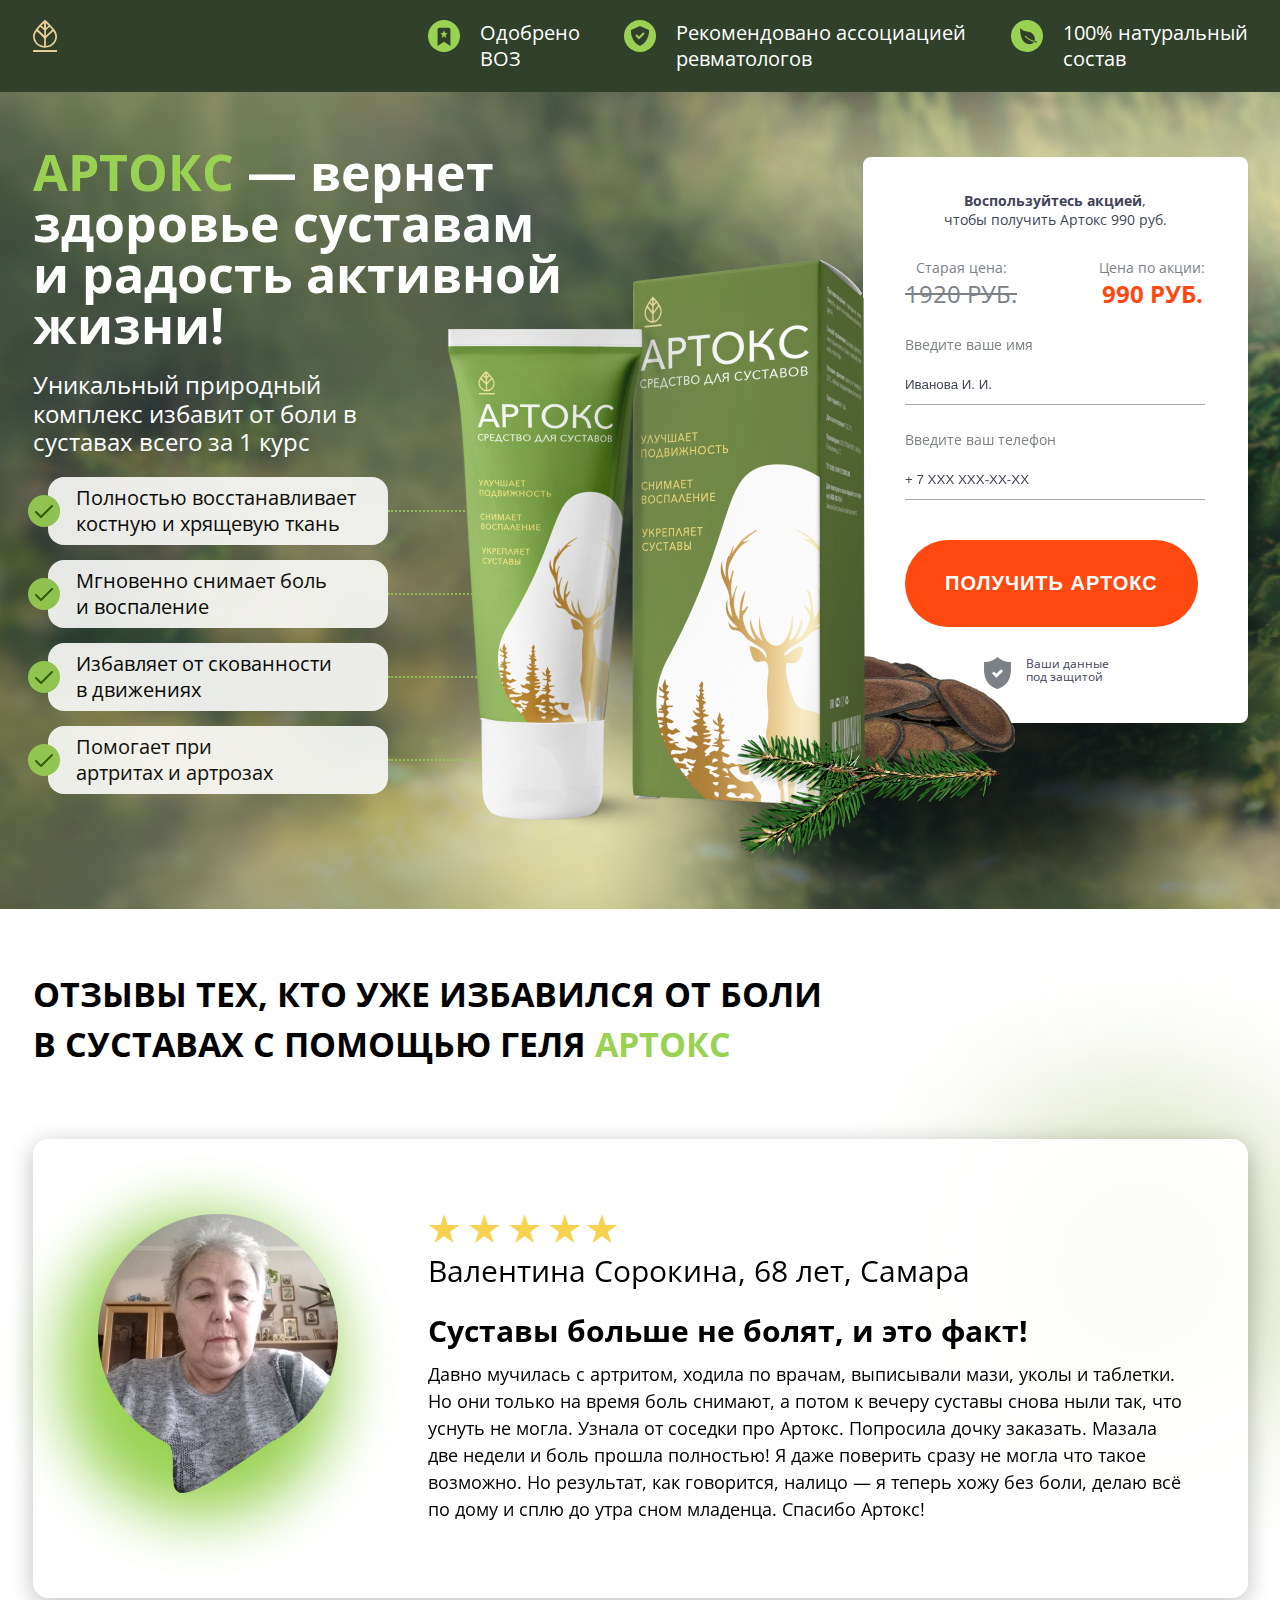
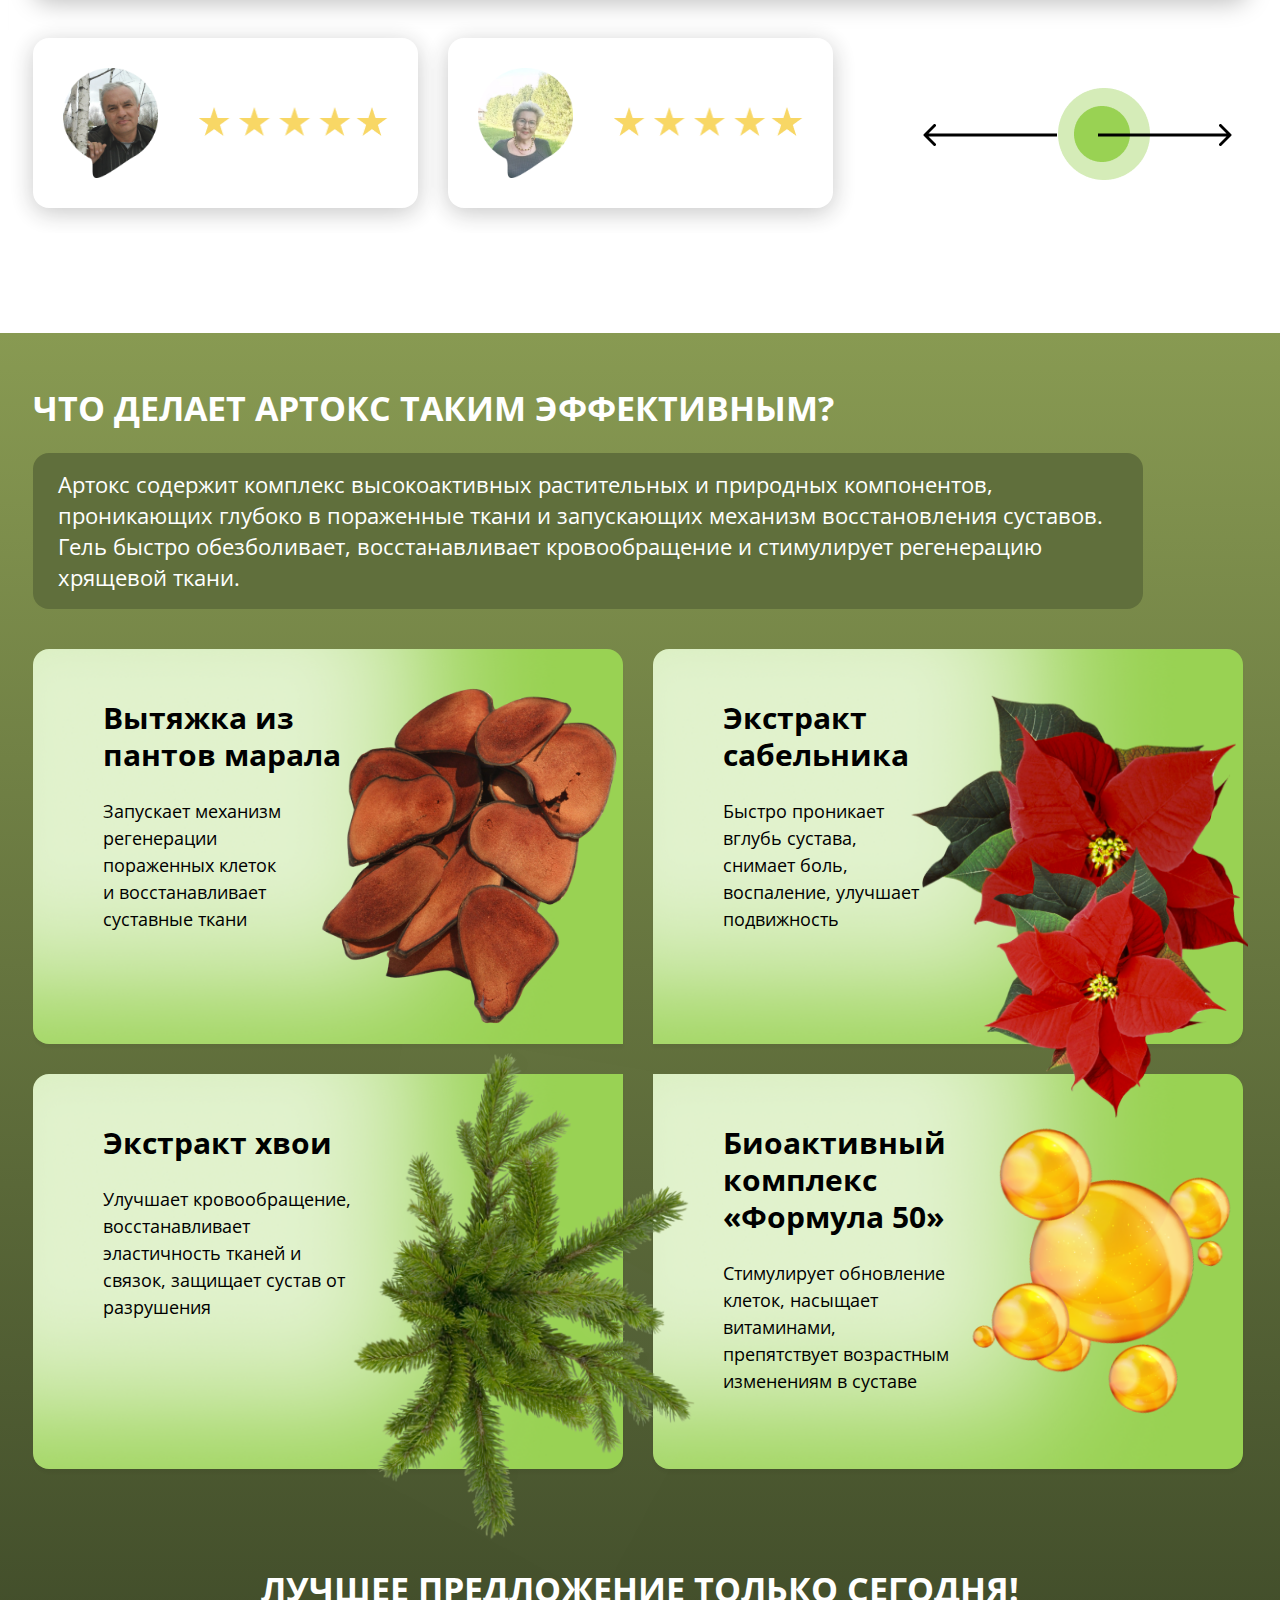
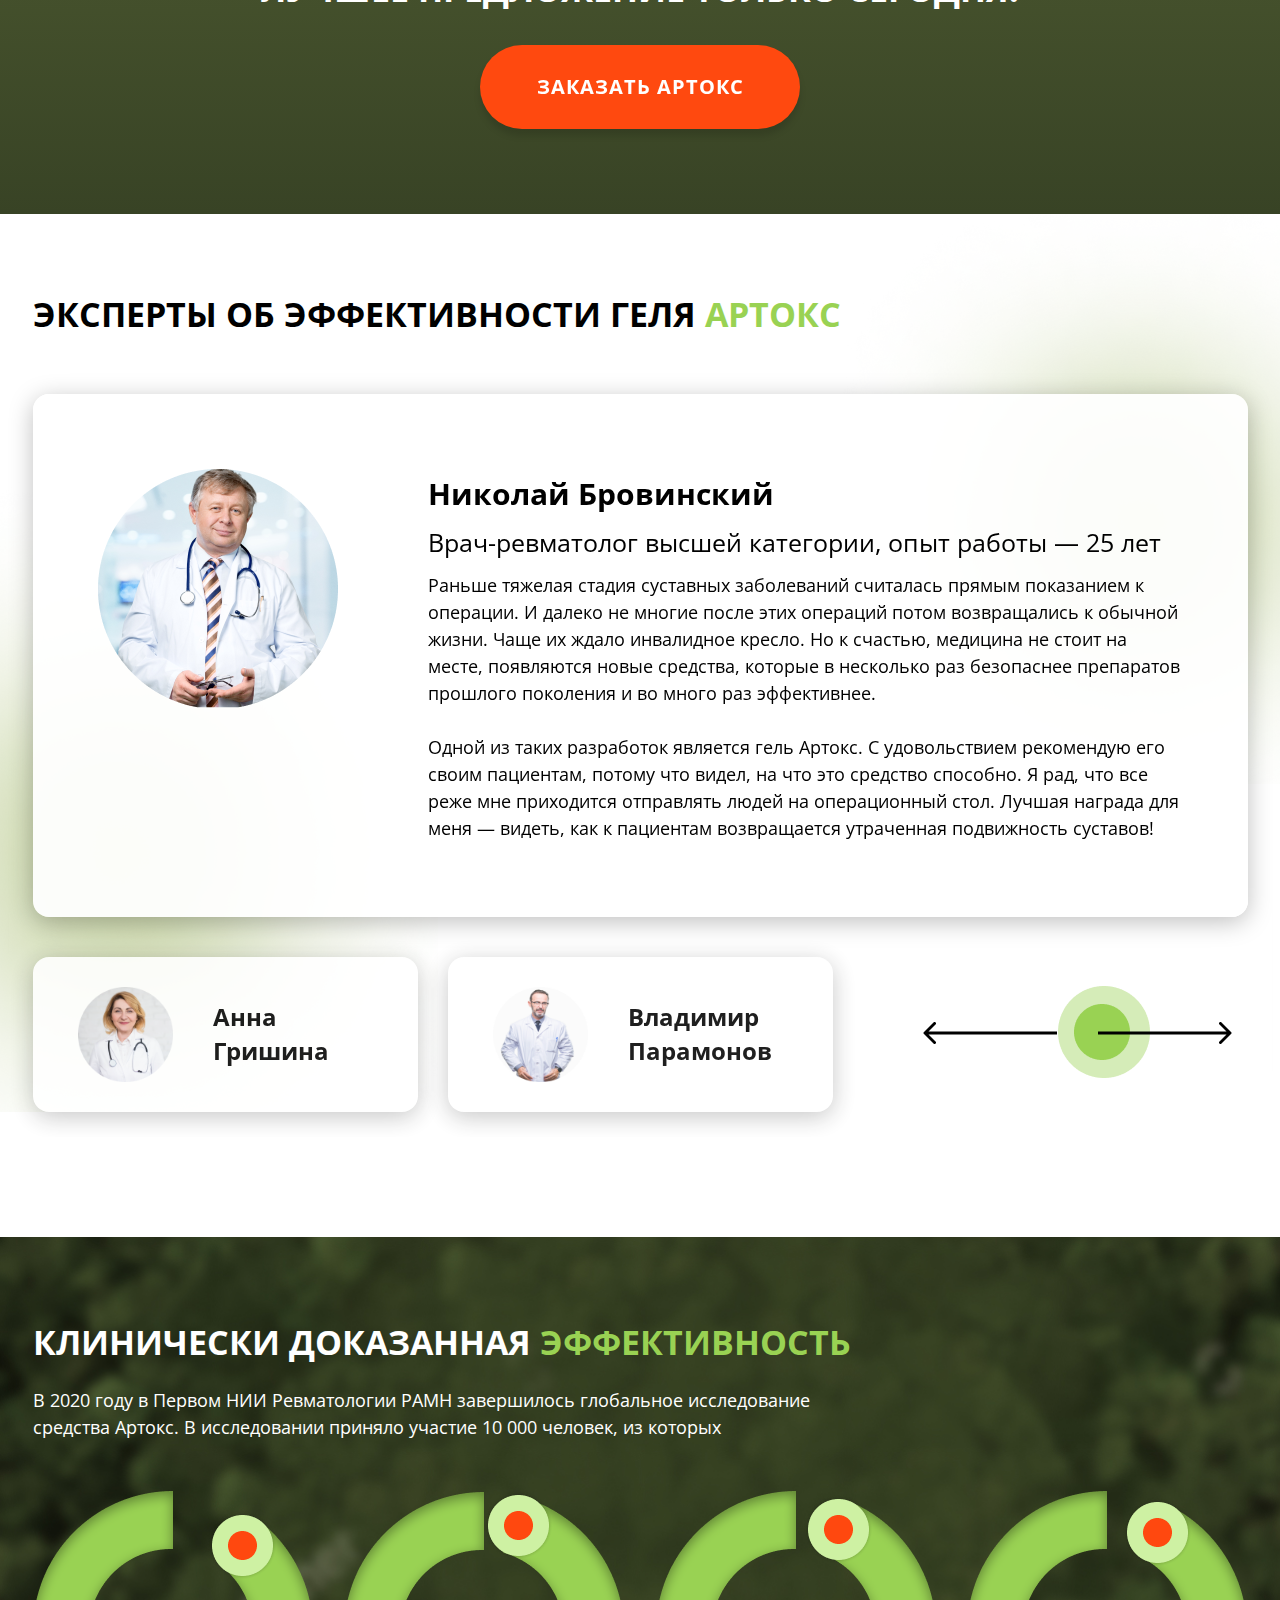
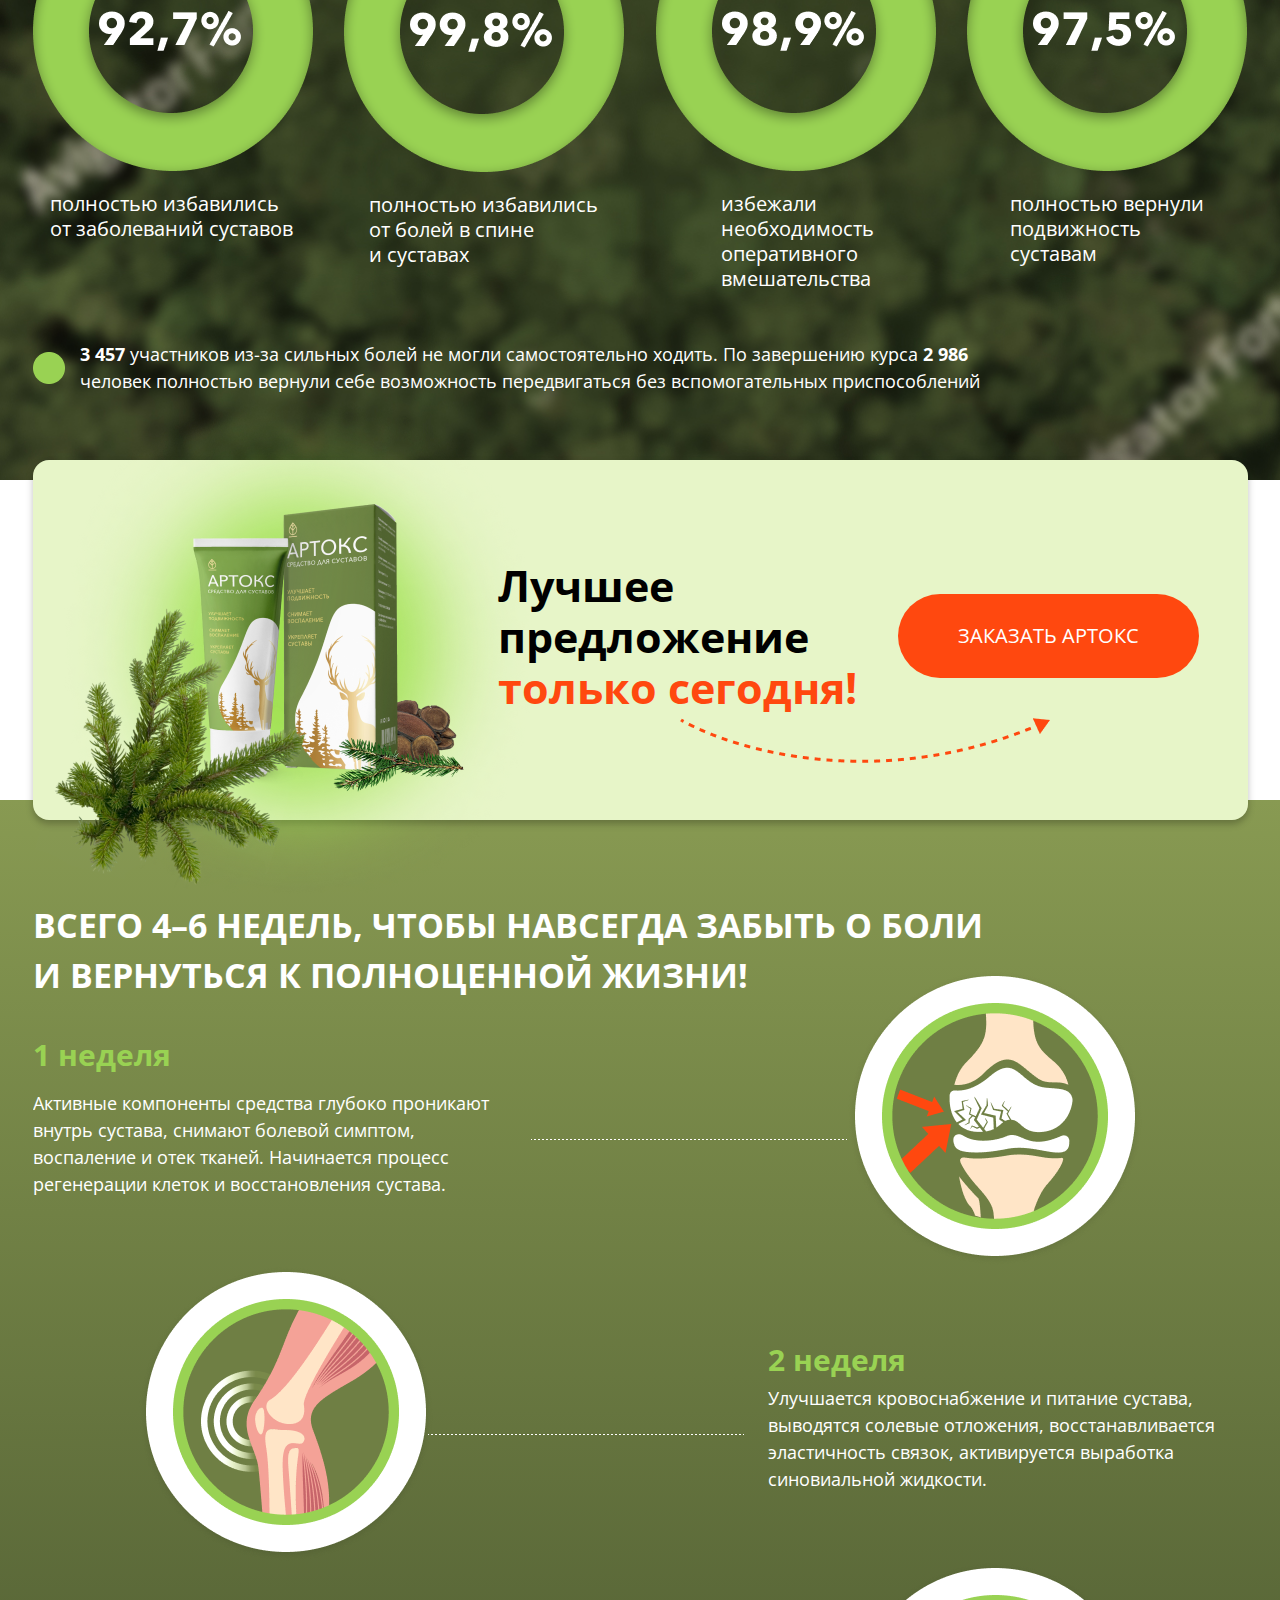
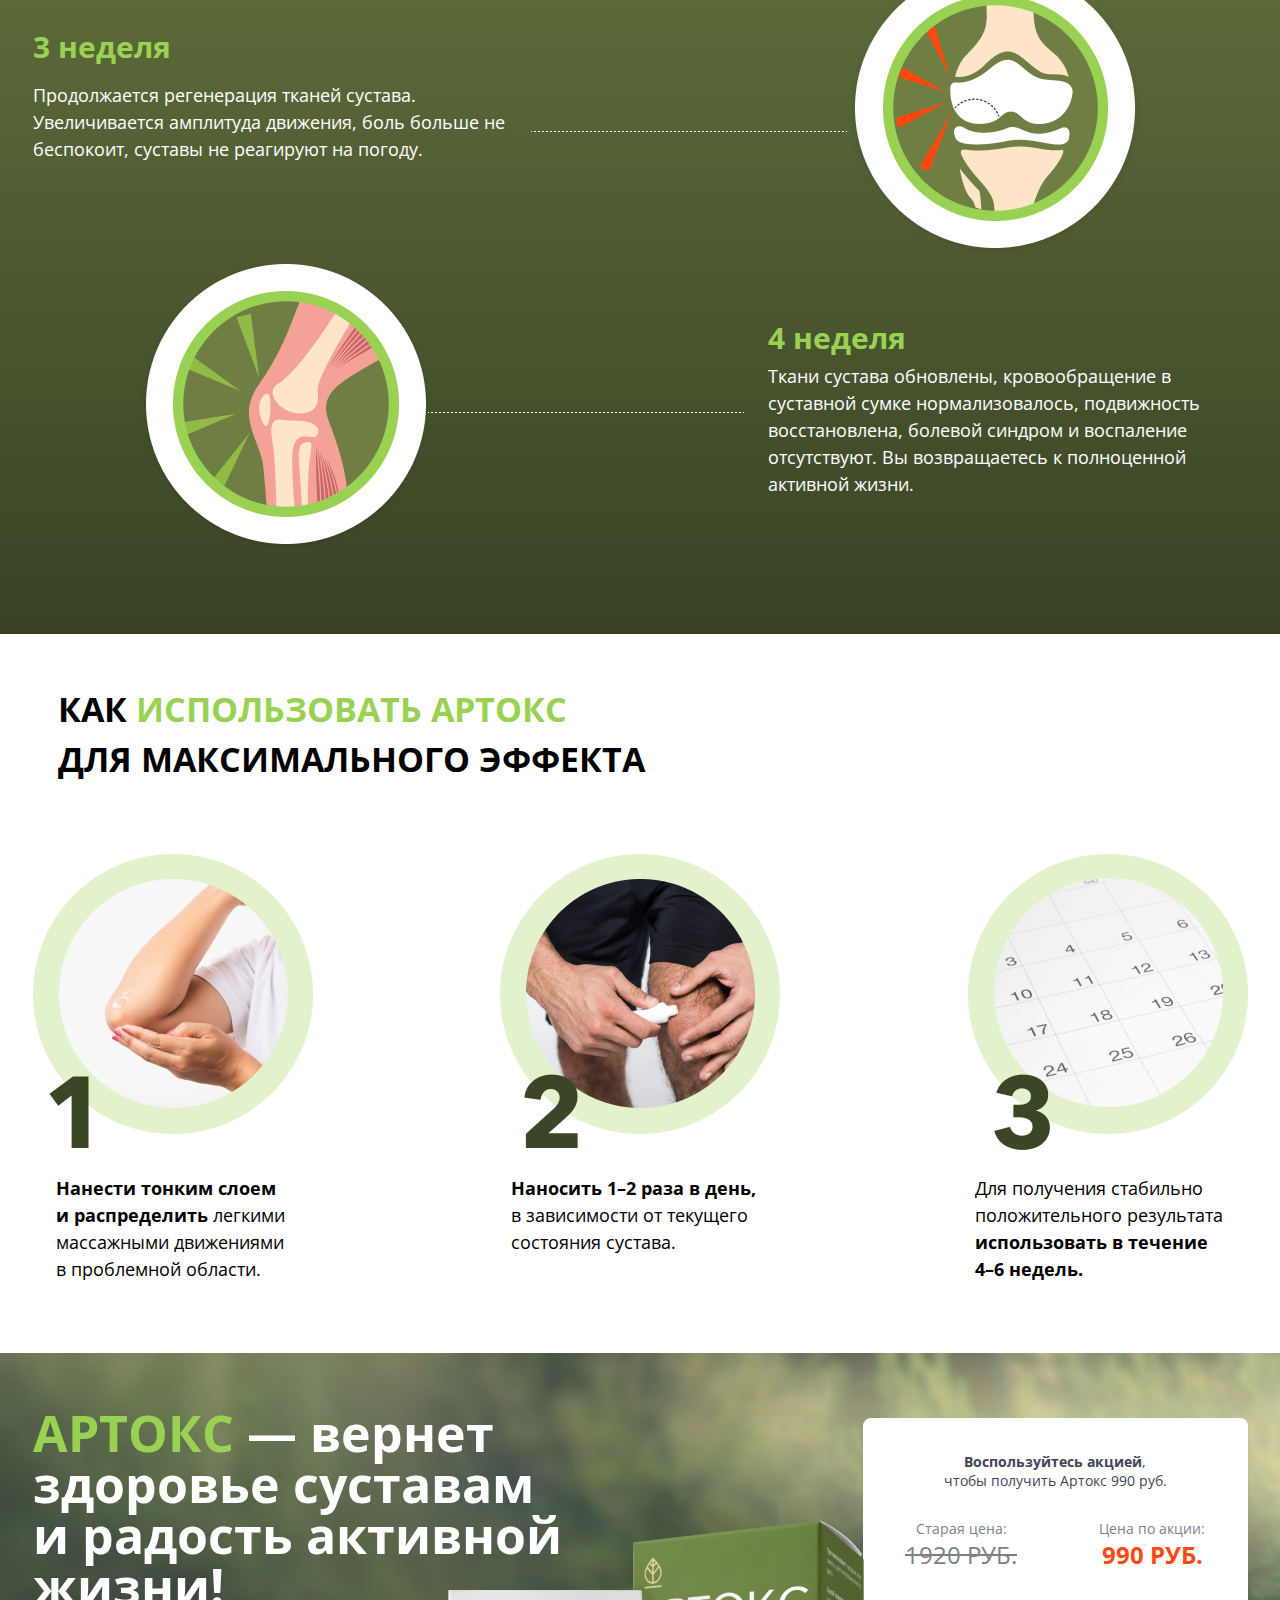
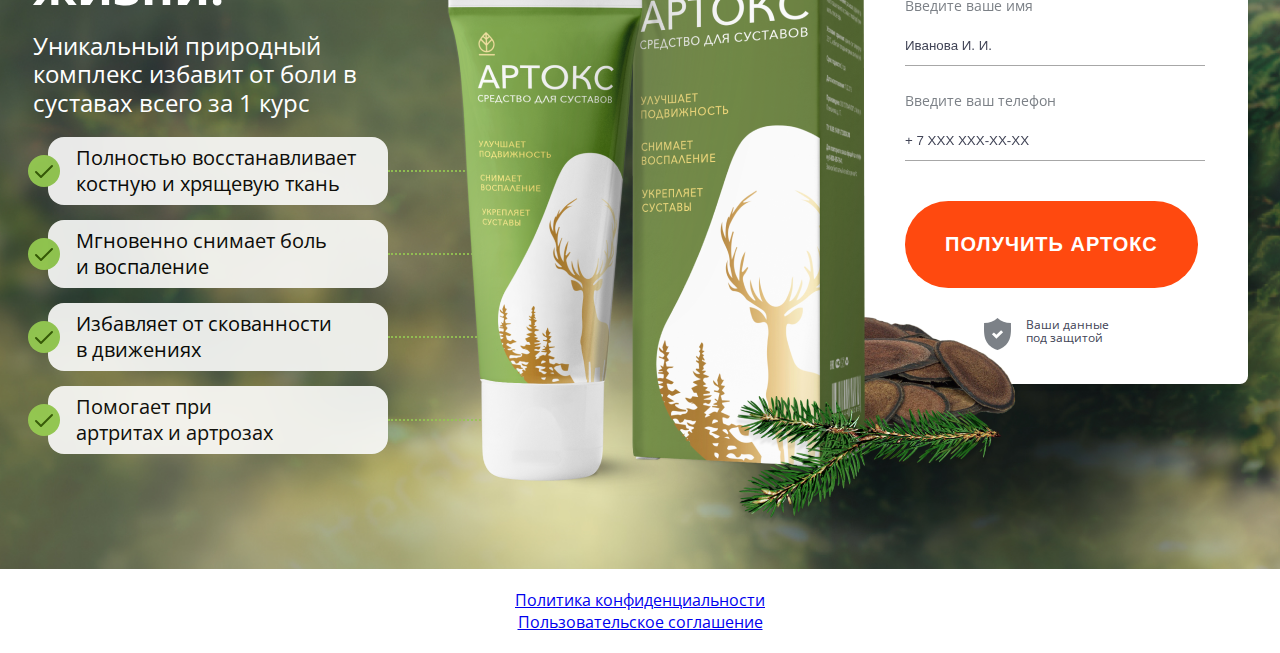
<file: artox/index.html>
<!DOCTYPE html>
<html lang="ru">
<head>
    <meta charset="UTF-8">
    <meta http-equiv="X-UA-Compatible" content="IE=edge">
    <meta name="viewport" content="width=device-width, initial-scale=1.0, maximum-scale=1.0, minimum-scale=1.0">
    <!-- <meta name="viewport" content="width=1920, initial-scale=0"> -->
    <link rel="preconnect" href="https://fonts.googleapis.com">
    <link rel="preconnect" href="https://fonts.gstatic.com" crossorigin>
    <link href="https://fonts.googleapis.com/css2?family=Open+Sans:wght@300;400;600;700;800&display=swap" rel="stylesheet">
    <link rel="shortcut icon" href="img/prod.png" type="image/x-icon">
    <title>АРТОКС</title>
    <link rel="stylesheet" href="css/style.css?z12">
    <link rel="stylesheet" href="css/slick.css">
    <link rel="stylesheet" href="css/slick-theme.css">
    <script src="js/jquery-3.5.1.min.js"></script>
    <style>
        @media screen and (max-width: 480px) {
            .slide-nav:after {
                display: none;
            }
        }
    </style> 
</head>
<body>
    
    <header class="header">
        <div style="display: none!important;" class="mob_fixed">
            <div class="item">
                <div class="img_f scf1"><img src="img/gg1.png" alt=""></div>
                <p>главная</p>
            </div>
            <div class="item">
                <div class="img_f scf2"><img src="img/gg2.png" alt=""></div>
                <p>отзывы</p>
            </div>
            <div class="item">
                <div class="img_f scf3"><img src="img/gg3.png" alt=""></div>
                <p>скидка</p>
            </div>
            <div class="item">
                <div class="img_f scf4"><img src="img/gg4.png" alt=""></div>
                <p>купить</p>
            </div>
        </div>
        <div class="header-content">
            <img src="img/logo.svg" alt="" class="header-logo">
            <div class="header-consist">
                <div class="consist-item">
                    <img src="img/list1.svg" alt="" class="consist-img">
                    <div class="consist-text">Одобрено<br> ВОЗ</div>
                </div>
                <div class="consist-item">
                    <img src="img/list2.svg" alt="" class="consist-img">
                    <div class="consist-text">Рекомендовано ассоциацией<br> ревматологов</div>
                </div>
                <div class="consist-item">
                    <img src="img/list3.svg" alt="" class="consist-img">
                    <div class="consist-text">100% натуральный<br> состав</div>
                </div>
            </div>
        </div>
    </header>
    <section class="sec1">
        <div class="sec1-content spec">
            <h1 class="sec1-title"><span class="sec1-mob-title"><span class="l-green">АРТОКС</span> —</span> вернет здоровье суставам и радость активной жизни!</h1>
                <h2 class="sec1-subtitle">Уникальный природный комплекс избавит от боли в суставах всего <br class="spec"> за 1 курс</h2>
                <img class="sec1-mobprod" src="img/prod.png" alt="">
                <button class="form-btn mob-btn spec">получить артокс</button>
        </div>
        <div class="sec1-2-content spec">
            <div class="mob-bg2">
                <div class="sec1-listitem"><p class="lst1">Полностью восстанавливает костную и хрящевую ткань</p></div>
                <div class="sec1-listitem"><p class="lst2">Мгновенно снимает боль и воспаление</p></div>
                <div class="sec1-listitem"><p class="lst3">Избавляет от скованности в движениях</p></div>
                <div class="sec1-listitem"><p class="lst4">Помогает при артритах и артрозах</p></div>
            </div>
        </div>
        <div class="sec1-3-content spec">
            <div class="sec1-form">
                <p class="form-text"><span class="bold">Воспользуйтесь акцией</span>, чтобы получить Артокс 990 руб.</p>
                <p class="formtext-red">осталось <span class="bold">40 шт.</span></p>
                <div class="form-price">
                    <div class="old-price">
                        <p class="price-text">Старая цена:</p>
                        <p class="old-price-count">1920 руб.</p>
                    </div>
                    <div class="new-price">
                        <p class="price-text">Цена по акции:</p>
                        <p class="new-price-count">990 руб.</p>
                    </div>
                </div>
                <form action="<?=$url_data_handler;?>" method="POST" class="form">
                    <label for="formname" class="form-name label">Введите ваше имя</label>
                    <input type="text" id="formname" class="input namemasked" name="name" placeholder="Иванова И. И.">
                    <label for="formphone" class="form-phone label">Введите ваш телефон</label>
                    <input type="tel" class="input phonemasked" id="formphone" name="phone" placeholder="+ 7 XXX XXX-XX-XX">
                    <button type="submit" style="line-height: 19px; margin-bottom: 15px" class="form-btn">Получить Артокс</button>
                    <input type="hidden" name="s1" class="price_field_s1" value="<?=$land_default_prices['s1']?>" />
                    <input type="hidden" name="s2" class="price_field_s2" value="<?=$land_default_prices['s2']?>" />
                    <input type="hidden" name="s3" class="price_field_s3" value="<?=$land_default_prices['s3']?>" />
                    <?=$form_hidden_fields?>
                </form>
                <div class="form-secure">
                    <img class="secure-icon" src="img/secure.svg" alt="">
                    <p class="secure-text">Ваши данные под защитой</p>
                </div>
                <img class="sec1-prod" src="img/prod.png" alt="">
            </div>
        </div>
        <div class="sec1-content m-hide2">
            <div class="sec1-features">
                <h1 class="sec1-title"><span class="sec1-mob-title"><span class="l-green">АРТОКС</span> —</span> вернет здоровье суставам и радость активной жизни!</h1>
                <h2 class="sec1-subtitle">Уникальный природный комплекс избавит от боли в суставах всего <br class="spec"> за 1 курс</h2>
                <img class="sec1-mobprod" src="img/prod.png" alt="">
                <button class="form-btn mob-btn spec">получить артокс</button>
                <div class="mob-bg2">
                    <div class="sec1-listitem"><p class="lst1">Полностью восстанавливает костную и хрящевую ткань</p></div>
                    <div class="sec1-listitem"><p class="lst2">Мгновенно снимает боль и воспаление</p></div>
                    <div class="sec1-listitem"><p class="lst3">Избавляет от скованности в движениях</p></div>
                    <div class="sec1-listitem"><p class="lst4">Помогает при артритах и артрозах</p></div>
                </div>
                
            </div>
            
            <div class="sec1-form">
                <p class="form-text"><span class="bold">Воспользуйтесь акцией</span>, чтобы получить Артокс 990 руб.</p>
                <div class="form-price">
                    <div class="old-price">
                        <p class="price-text">Старая цена:</p>
                        <p class="old-price-count">1920 руб.</p>
                    </div>
                    <div class="new-price">
                        <p class="price-text">Цена по акции:</p>
                        <p class="new-price-count">990 руб.</p>
                    </div>
                </div>
                <form action="<?=$url_data_handler;?>" method="POST" class="form">
                    <label for="formname" class="form-name label">Введите ваше имя</label>
                    <input type="text" id="formname" class="input namemasked" name="name" placeholder="Иванова И. И.">
                    <label for="formphone" class="form-phone label">Введите ваш телефон</label>
                    <input type="tel" class="input phonemasked" id="formphone" name="phone" placeholder="+ 7 XXX XXX-XX-XX">
                    <button type="submit" class="form-btn">Получить Артокс</button>
                    <input type="hidden" name="s1" class="price_field_s1" value="<?=$land_default_prices['s1']?>" />
                    <input type="hidden" name="s2" class="price_field_s2" value="<?=$land_default_prices['s2']?>" />
                    <input type="hidden" name="s3" class="price_field_s3" value="<?=$land_default_prices['s3']?>" />
                    <?=$form_hidden_fields?>
                </form>
                <div class="form-secure">
                    <img class="secure-icon" src="img/secure.svg" alt="">
                    <p class="secure-text">Ваши данные под защитой</p>
                </div>
                <img class="sec1-prod" src="img/prod.png" alt="">
            </div>
        </div>
    </section>
    <section class="sec2">
        <div class="sec2-content">
            <h2 class="sec2-title">Отзывы тех, кто уже избавился от боли <br class="spec">в суставах с помощью геля <span class="l-green">Артокс</span></h2>
            <div class="nav-wrapper">
            <div class="slider-wrapper">
                <div class="slide-list">
                    <div class="slide-item-main">
                        <div class="slide-item">
                            <div class="slide-img">
                                <img class="slide-img-photo" src="img/slide1.png" alt="">
                                <div class="mob-info d-hide">
                                    <img class="slide-stars" src="img/stars.png" alt="">
                                    <h2 class="slide-name">Валентина Сорокина, 68 лет, Самара</h2>
                                </div>
                                <div class="slide-img-effect"></div>
                            </div>
                            <div class="slide-text">
                                <img class="slide-stars m-hide" src="img/stars.png" alt="">
                                <h2 class="slide-name m-hide">Валентина Сорокина, 68 лет, Самара</h2>
                                <h2 class="slide-title ">Суставы больше не болят, и это факт! </h2>
                                <p class="slide-txt-regular">Давно мучилась с артритом, ходила по врачам, выписывали мази, уколы и таблетки. Но они только на время боль снимают, а потом к вечеру суставы снова ныли так, что уснуть не могла. Узнала от соседки про Артокс. Попросила дочку заказать. Мазала две недели и боль прошла полностью! Я даже поверить сразу не могла что такое возможно. Но результат, как говорится, налицо — я теперь хожу без боли, делаю всё по дому и сплю до утра сном младенца. Спасибо Артокс!
                                </p>
                            </div>
                            
                        </div>
                        <div class="slide-bonus-items">
                            <div class="bonus-item sld2">
                                <img class="bonus-ava" src="img/slide2.png" alt="">
                                <img class="bonus-stars" src="img/stars.png" alt="">
                            </div>
                            <div class="bonus-item sld3 bon2">
                                <img class="bonus-ava" src="img/slide3.png" alt="">
                                <img class="bonus-stars" src="img/stars.png" alt="">
                            </div>
                        </div>
                    </div>
                    
                </div>
                <div class="slide-list">
                    <div class="slide-item-main">
                        <div class="slide-item">
                            <div class="slide-img">
                                <img class="slide-img-photo" src="img/slide2.png" alt="">
                                <div class="mob-info d-hide">
                                    <img class="slide-stars" src="img/stars.png" alt="">
                                    <h2 class="slide-name">Михаил Прокопов, 56 лет, Воронеж</h2>
                                </div>
                                <div class="slide-img-effect"></div>
                            </div>
                            <div class="slide-text">
                                <img class="slide-stars m-hide" src="img/stars.png" alt="">
                                <h2 class="slide-name m-hide">Михаил Прокопов, 56 лет, Воронеж</h2>
                                <h2 class="slide-title">Спина больше меня не беспокоит  </h2>
                                <p class="slide-txt-regular">Сорвал на работе спину, делали уколы, пил таблетки. Вроде полегчало, но с тех пор простреливало два-три раза в месяц так, что не мог с постели встать. Увидел Артокс, почитал отзывы и решил тоже попробовать. Как и сказано, прошёл полный курс. После курса спина совершенно не беспокоит. Живу и радуюсь! Работаю, с внуками играю, на рыбалку и охоту езжу. Рекомендую всем, у кого больная спина!
                                </p>
                            </div>
                            
                        </div>
                        <div class="slide-bonus-items">
                            <div class="bonus-item sld3">
                                <img class="bonus-ava" src="img/slide3.png" alt="">
                                <img class="bonus-stars" src="img/stars.png" alt="">
                            </div>
                            <div class="bonus-item sld4 bon2">
                                <img class="bonus-ava" src="img/slide4.png" alt="">
                                <img class="bonus-stars" src="img/stars.png" alt="">
                            </div>
                        </div>
                    </div>
                </div>
                <div class="slide-list">
                    <div class="slide-item-main">
                        <div class="slide-item">
                            <div class="slide-img">
                                <img class="slide-img-photo" src="img/slide3.png" alt="">
                                <div class="mob-info d-hide">
                                    <img class="slide-stars" src="img/stars.png" alt="">
                                    <h2 class="slide-name">Нина Терехова, 65 лет, Саратов</h2>
                                </div>
                                <div class="slide-img-effect"></div>
                            </div>
                            <div class="slide-text">
                                <img class="slide-stars m-hide" src="img/stars.png" alt="">
                                <h2 class="slide-name m-hide">Нина Терехова, 65 лет, Саратов</h2>
                                <h2 class="slide-title">Я снова живу полноценной жизнью!</h2>
                                <p class="slide-txt-regular">Замечательное средство для суставов! Однозначно лучше всех аналогов! Боль и отек сняло уже через 10 минут. У меня артроз колена, из дома практически не выходила, так как живу на 4 этаже без лифта. А по лестнице подняться — боль невозможная. Но после курса Артокса я не только по лестнице поднимаюсь, я теперь гуляю, хожу в магазин и даже с подругами занялась скандинавской ходьбой! А все благодаря этому чудесному гелю!
                                </p>
                            </div>
                            
                        </div>
                        <div class="slide-bonus-items">
                            <div class="bonus-item sld4">
                                <img class="bonus-ava" src="img/slide4.png" alt="">
                                <img class="bonus-stars" src="img/stars.png" alt="">
                            </div>
                            <div class="bonus-item sld5 bon2">
                                <img class="bonus-ava" src="img/slide5.png" alt="">
                                <img class="bonus-stars" src="img/stars.png" alt="">
                            </div>
                        </div>
                    </div>
                    
                </div>
                <div class="slide-list">
                    <div class="slide-item-main">
                        <div class="slide-item">
                            <div class="slide-img">
                                <img class="slide-img-photo" src="img/slide4.png" alt="">
                                <div class="mob-info d-hide">
                                    <img class="slide-stars" src="img/stars.png" alt="">
                                    <h2 class="slide-name">Вадим Киреев, 36 лет, Санкт-Петербург</h2>
                                </div>
                                <div class="slide-img-effect"></div>
                            </div>
                            <div class="slide-text">
                                <img class="slide-stars m-hide" src="img/stars.png" alt="">
                                <h2 class="slide-name m-hide">Вадим Киреев, 36 лет, Санкт-Петербург</h2>
                                <h2 class="slide-title">Артокс помог вернуться к спорту</h2>
                                <p class="slide-txt-regular">Я профессионально занимался волейболом. Получил травму и очень переживал из-за этого. Врачи говорили, что сустав в ужасном состоянии. Если его не беречь, придется делать операцию и ставить протез. Но я стал искать в интернете как можно себе помочь и узнал про Артокс. Через два месяца с начала курса сустав перестал меня беспокоить. Врачи после мрт охали и ахали, мне даже разрешили играть с фиксатором. Артокс действительно сильное средство, сам убедился!
                                </p>
                            </div>
                            
                        </div>
                        <div class="slide-bonus-items">
                            <div class="bonus-item sld5">
                                <img class="bonus-ava" src="img/slide5.png" alt="">
                                <img class="bonus-stars" src="img/stars.png" alt="">
                            </div>
                            <div class="bonus-item sld6 bon2">
                                <img class="bonus-ava" src="img/slide6.png" alt="">
                                <img class="bonus-stars" src="img/stars.png" alt="">
                            </div>
                        </div>
                    </div>
                    
                </div>
                <div class="slide-list">
                    <div class="slide-item-main">
                        <div class="slide-item">
                            <div class="slide-img">
                                <img class="slide-img-photo" src="img/slide5.png" alt="">
                                <div class="mob-info d-hide">
                                    <img class="slide-stars" src="img/stars.png" alt="">
                                    <h2 class="slide-name">Людмила Макарова, 57 лет, Магнитогорск</h2>
                                </div>
                                <div class="slide-img-effect"></div>
                            </div>
                            <div class="slide-text">
                                <img class="slide-stars m-hide" src="img/stars.png" alt="">
                                <h2 class="slide-name m-hide">Людмила Макарова, 57 лет, Магнитогорск</h2>
                                <h2 class="slide-title">Я снова ощущаю себя здоровым человеком</h2>
                                <p class="slide-txt-regular">Почти 5 лет я была буквально прикована к кровати из-за прогрессирующего остеоартроза. Болели суставы так, что лезла на стену. Пришлось уйти с работы, хотела группу оформлять. Но дочка принесла мне гель Артокс. Я стала мазать больные места и с каждым днем мне становилось легче. Через два месяца я стала нормально ходить! Теперь хочу вернуться к любимой работе, путешествовать, растить любимых внуков — возраст еще позволяет.
                                </p>
                            </div>
                            
                        </div>
                        <div class="slide-bonus-items">
                            <div class="bonus-item sld6">
                                <img class="bonus-ava" src="img/slide6.png" alt="">
                                <img class="bonus-stars" src="img/stars.png" alt="">
                            </div>
                            <div class="bonus-item sld7 bon2">
                                <img class="bonus-ava" src="img/slide7.png" alt="">
                                <img class="bonus-stars" src="img/stars.png" alt="">
                            </div>
                        </div>
                    </div>
                    
                </div>
                <div class="slide-list">
                    <div class="slide-item-main">
                        <div class="slide-item">
                            <div class="slide-img">
                                <img class="slide-img-photo" src="img/slide6.png" alt="">
                                <div class="mob-info d-hide">
                                    <img class="slide-stars" src="img/stars.png" alt="">
                                    <h2 class="slide-name">Егор Батюченко, 62 года, Киров</h2>
                                </div>
                                <div class="slide-img-effect"></div>
                            </div>
                            <div class="slide-text">
                                <img class="slide-stars m-hide" src="img/stars.png" alt="">
                                <h2 class="slide-name m-hide">Егор Батюченко, 62 года, Киров</h2>
                                <h2 class="slide-title">Матушка-природа всегда поможет</h2>
                                <p class="slide-txt-regular">Я родом с Алтая, так вот там люди привыкли природе доверять. Про панты марала слыхал много. Раньше наши предки самодельные мази из них делали. А теперь и современная медицина на это внимание обратила. И правильно, химия вредит здоровью, а природа никогда не навредит человеку. Мне Артокс помог от боли в коленях, а жене спину исцелил. Теперь ходим гулять вместе. А всего-то месяц назад было тяжело даже 50 метров пройти. Вот что значит сила природная!
                                </p>
                            </div>
                            
                        </div>
                        <div class="slide-bonus-items">
                            <div class="bonus-item sld7">
                                <img class="bonus-ava" src="img/slide7.png" alt="">
                                <img class="bonus-stars" src="img/stars.png" alt="">
                            </div>
                            <div class="bonus-item sld8 bon2">
                                <img class="bonus-ava" src="img/slide8.png" alt="">
                                <img class="bonus-stars" src="img/stars.png" alt="">
                            </div>
                        </div>
                    </div>
                    
                </div>
                <div class="slide-list">
                    <div class="slide-item-main">
                        <div class="slide-item">
                            <div class="slide-img">
                                <img class="slide-img-photo" src="img/slide7.png" alt="">
                                <div class="mob-info d-hide">
                                    <img class="slide-stars" src="img/stars.png" alt="">
                                    <h2 class="slide-name">Марина Кучерова, 69 лет, Новосибирск</h2>
                                </div>
                                <div class="slide-img-effect"></div>
                            </div>
                            <div class="slide-text">
                                <img class="slide-stars m-hide" src="img/stars.png" alt="">
                                <h2 class="slide-name m-hide">Марина Кучерова, 69 лет, Новосибирск</h2>
                                <h2 class="slide-title">Ничего не помогало, а Артокс помог!</h2>
                                <p class="slide-txt-regular">Я заболела в 2016 году. Диагноз полиартрит. Руки болели, скрючило, не могла даже кружку держать. А на погоду болели, ныли, жила как в аду. Обузой для родных стала. Хорошо, что люди на свете есть добрые — подсказали гель Артокс. Месяца полтора я каждый день руки мазала и потихоньку улучшение пошло. А сейчас практически вернулись руки в нормальное состояние, не болят и могу по дому мужу помогать, надеюсь, что после полного курса полностью восстановятся.
                                </p>
                            </div>
                            
                        </div>
                        <div class="slide-bonus-items">
                            <div class="bonus-item sld8">
                                <img class="bonus-ava" src="img/slide8.png" alt="">
                                <img class="bonus-stars" src="img/stars.png" alt="">
                            </div>
                            <div class="bonus-item sld1 bon2">
                                <img class="bonus-ava" src="img/slide1.png" alt="">
                                <img class="bonus-stars" src="img/stars.png" alt="">
                            </div>
                        </div>
                    </div>
                    
                </div>
                <div class="slide-list">
                    <div class="slide-item-main">
                        <div class="slide-item">
                            <div class="slide-img">
                                <img class="slide-img-photo" src="img/slide8.png" alt="">
                                <div class="mob-info d-hide">
                                    <img class="slide-stars" src="img/stars.png" alt="">
                                    <h2 class="slide-name">Екатерина Воробьева, 48 лет, Хабаровск</h2>
                                </div>
                                <div class="slide-img-effect"></div>
                            </div>
                            <div class="slide-text">
                                <img class="slide-stars m-hide" src="img/stars.png" alt="">
                                <h2 class="slide-name m-hide">Екатерина Воробьева, 48 лет, Хабаровск</h2>
                                <h2 class="slide-title">Врачи разочаровали, но Артокс подарил надежду</h2>
                                <p class="slide-txt-regular">Я всю жизнь работаю парикмахером. И в последние два года у меня очень болела спина. У меня был отпуск 28 дней, и за это время я поставила себе цель, если не вылечить спину, то хотя бы от боли избавиться. Ходила по врачам, но они меня разочаровали. Сама отыскала в интернете Артокс и заказала. За месяц боль полностью ушла, сейчас чувствую себя намного лучше. А маме моей этот гель помог от артрита, колени болеть перестать.
                                </p>
                            </div>
                            
                        </div>
                        <div class="slide-bonus-items">
                            <div class="bonus-item sld1">
                                <img class="bonus-ava" src="img/slide1.png" alt="">
                                <img class="bonus-stars" src="img/stars.png" alt="">
                            </div>
                            <div class="bonus-item sld2 bon2">
                                <img class="bonus-ava" src="img/slide2.png" alt="">
                                <img class="bonus-stars" src="img/stars.png" alt="">
                            </div>
                        </div>
                    </div>
                    
                </div>
            </div>
            <div class="slide-img-effect2"></div>
            <div class="slide-nav">
                <div class="slide-arrow-left"></div>
                <img id="slide1prev" src="img/left-arrow.png" alt="">
                <img id="slide1next" src="img/right-arrow.png" alt="">
            </div>
            </div>
        </div>
        
    </section>
    <section class="sec3">
        <div class="sec3-content">
            <h2 class="sec3-title">ЧТО ДЕЛАЕТ АРТОКС ТАКИМ ЭФФЕКТИВНЫМ?</h2>
            <div class="sec3-info">
                <p class="infotext">Артокс содержит комплекс высокоактивных растительных и природных компонентов, проникающих глубоко в пораженные ткани и запускающих механизм восстановления суставов. Гель быстро обезболивает, восстанавливает кровообращение и стимулирует регенерацию хрящевой ткани.</p>
            </div>
            <div class="ingridients-list">
                <div class="ingridients-card card1">
                    <div class="card-text">
                        <h2 class="card-title">Вытяжка из пантов марала</h2>
                        <p class="card-regulartext card-width1">Запускает механизм регенерации пораженных клеток и восстанавливает суставные ткани</p>
                    </div>
                    <img src="img/maral.png" alt="" class="card-img1">
                </div>
                <div class="ingridients-card card2">
                    <div class="card-text">
                        <h2 class="card-title">Экстракт сабельника</h2>
                        <p class="card-regulartext card-width2">Быстро проникает вглубь сустава, снимает боль, воспаление, улучшает подвижность</p>
                    </div>
                    <img src="img/sabelnik.png" alt="" class="card-img2">
                </div>
                <div class="ingridients-card card3">
                    <div class="card-text">
                        <h2 class="card-title">Экстракт хвои</h2>
                        <p class="card-regulartext card-width3">Улучшает кровообращение, восстанавливает эластичность тканей <br class="spec">и связок<span class="m-hide2">, защищает сустав от разрушения</span></p>
                    </div>
                    <img src="img/wood.png" alt="" class="card-img3">
                </div>
                <div class="ingridients-card card4">
                    <div class="card-text">
                        <h2 class="card-title">Биоактивный комплекс «Формула 50»</h2>
                        <p class="card-regulartext card-width4">Стимулирует обновление клеток<span class="m-hide2">, насыщает витаминами, препятствует возрастным изменениям в суставе</span></p>
                    </div>
                    <img src="img/formula.png" alt="" class="card-img4">
                </div>
            </div>
            
            <h2 class="sec3-order-title">Лучшее предложение только сегодня!</h2>
            <!-- <button class="form-btn mob-btn spec">получить артокс</button> -->
            <a style="font-weight: bold;" class="sc-btn toform mobfix" href="">заказать артокс</a>
        </div>
    </section>
    <section class="sec4">
        <div class="sec4-content">
            <h2 class="sec4-title">ЭКСПЕРТЫ ОБ ЭФФЕКТИВНОСТИ ГЕЛЯ <span class="l-green">АРТОКС</span></h2>
            <div class="nav-wrapper">
            <div class="slider-wrapper2">
                <div class="slide-list2">
                    <div class="slide-item-main">
                        <div class="slide-item">
                            <div class="slide-img4">
                                <img class="slide-img-photo" src="img/doc1.png" alt="">
                                <h2 class="slide-title d-hide">Николай Бровинский </h2>
                            </div>
                            <div class="slide-text"> 
                                <h2 class="slide-title m-hide">Николай Бровинский </h2>
                                <h2 class="slide-name special-name">Врач-ревматолог высшей категории, опыт работы — 25 лет</h2>
                                <p class="slide-txt-regular">Раньше тяжелая стадия суставных заболеваний считалась прямым показанием к операции. И далеко не многие после этих операций потом возвращались к обычной жизни. Чаще их ждало инвалидное кресло. Но к счастью, медицина не стоит на месте, появляются новые средства, которые в несколько раз безопаснее препаратов прошлого поколения и во много раз эффективнее.<br> <br>
                                    Одной из таких разработок является гель Артокс. С удовольствием рекомендую его своим пациентам, потому что видел, на что это средство способно. Я рад, что все реже мне приходится отправлять людей на операционный стол. Лучшая награда для меня — видеть, как к пациентам возвращается утраченная подвижность суставов!
                                    
                                </p>
                            </div>
                            
                        </div>
                        <div class="slide-bonus-items">
                            <div class="bonus-item toslide2">
                                <img class="bonus-ava" src="img/doc2.png" alt="">
                                <p class="bonus-doc">Анна Гришина</p>
                            </div>
                            <div class="bonus-item toslide3 bon2">
                                <img class="bonus-ava" src="img/doc3.png" alt="">
                                <p class="bonus-doc">Владимир Парамонов</p>
                            </div>
                        </div>
                    </div>
                    
                </div>
                <div class="slide-list2">
                    <div class="slide-item-main">
                        <div class="slide-item">
                            <div class="slide-img4">
                                <img class="slide-img-photo" src="img/doc2.png" alt="">
                                <h2 class="slide-title d-hide">Анна Гришина </h2>
                            </div>
                            <div class="slide-text"> 
                                <h2 class="slide-title m-hide">Анна Гришина </h2>
                                <h2 class="slide-name special-name">Врач-ревматолог высшей категории, кандидат медицинских наук, опыт работы — 32 года</h2>
                                <p class="slide-txt-regular">Ко мне пациенты в большинстве случаев попадают уже в запущенном состоянии. Люди считают, такие симптомы, как невыраженный болевой синдром (суставы «ноют»), хруст в коленях, периодические боли после нагрузки — это не повод обратиться к врачу. Часто ценой такого халатного отношения становится тяжелое хроническое заболевание и во многих случаях инвалидность.<br> <br>
                                Чем запущенней болезнь, тем дольше и дороже лечение. Я советую не затягивать и сразу начинать терапию. Если нет возможности обратиться за квалифицированной помощью, вам помогут натуральные безопасные средства, например, эффективный гель Артокс, созданный на основе сильных природных компонентов. <br> <br>
                                Гель глубоко проникает в сустав, стимулирует выработку синовиальной жидкости, синтез гиалурона и протеогликанов, препятствует отложениям солей и процессам разрушения хрящевой ткани и суставов. И что немаловажно, его можно применять в домашних условиях.
                                </p>
                            </div>
                            
                        </div>
                        <div class="slide-bonus-items">
                            <div class="bonus-item toslide3">
                                <img class="bonus-ava" src="img/doc3.png" alt="">
                                <p class="bonus-doc">Владимир Парамонов</p>
                            </div>
                            <div class="bonus-item toslide1 bon2">
                                <img class="bonus-ava" src="img/doc1.png" alt="">
                                <p class="bonus-doc">Николай Бровинский</p>
                            </div>
                        </div>
                    </div>
                    
                </div>
                <div class="slide-list2">
                    <div class="slide-item-main">
                        <div class="slide-item">
                            <div class="slide-img4">
                                <img class="slide-img-photo" src="img/doc3.png" alt="">
                                <h2 class="slide-title d-hide">Владимир Парамонов </h2>
                                
                            </div>
                            <div class="slide-text"> 
                                <h2 class="slide-title m-hide">Владимир Парамонов </h2>
                                <h2 class="slide-name special-name">Врач-ортопед высшей категории, опыт работы — 35 лет</h2>
                                <p class="slide-txt-regular">Большая часть медикаментозных средств, реализуемых через аптечные сети, лишь снимают внешние симптомы, но не лечат причину заболевания. Артокс в отличие от них не просто купирует болевой синдром, а комплексно воздействует на первопричину появления боли. <br> <br>
                                Компоненты Артокс быстро проникают к очагу воспаления и работают на глубинном клеточном уровне. Благодаря особому редкому веществу — вытяжке Пантов Марала, гель способствует регенерации тканей и при курсовом применении способен полностью избавить от боли и вернуть суставам подвижность. Я сам не раз убедился в эффективности этого средства и теперь постоянно назначаю его своим пациентам. Теперь эффективность геля Артокс подтверждена не только клиническими испытаниями, но и моим личным врачебным опытом.
                                </p>
                            </div>
                            
                        </div>
                        <div class="slide-bonus-items">
                            <div class="bonus-item toslide1">
                                <img class="bonus-ava" src="img/doc1.png" alt="">
                                <p class="bonus-doc">Николай Бровинский</p>
                            </div>
                            <div class="bonus-item toslide2 bon2">
                                <img class="bonus-ava" src="img/doc2.png" alt="">
                                <p class="bonus-doc">Анна Гришина</p>
                            </div>
                        </div>
                    </div>
                    
                </div>
            </div>
            <div class="slide-img-effect3"></div>
            <div class="slide-img-effect2"></div>
            <div class="slide-nav">
                <div class="slide-arrow-left"></div>
                <img id="slide2prev" src="img/left-arrow.png" alt="">
                <img id="slide2next" src="img/right-arrow.png" alt="">
            </div>
            </div>
        </div>
        
    </section>
    <section class="sec5">
        <div class="sec5-content">
            <h2 class="sec5-title">КЛИНИЧЕСКИ ДОКАЗАННАЯ <span class="l-green">ЭФФЕКТИВНОСТЬ</span></h2>
            <p class="sec5-regulartext sec5-subtitle">В 2020 году в Первом НИИ Ревматологии РАМН завершилось глобальное исследование средства Артокс. В исследовании приняло участие 10 000 человек, из которых </p>
            <div class="sec5-pies">
                <div class="pie1">
                    <img src="img/pie1.png" alt="" class="pieimg">
                    <p class="pietext pietext1">полностью избавились от заболеваний суставов
                    </p>
                </div>
                <div class="pie2">
                    <img src="img/pie2.png" alt="" class="pieimg">
                    <p class="pietext pietext2">полностью избавились от болей в спине <br class="razd">и суставах</p>
                </div>
                <div class="pie3">
                    <img src="img/pie3.png" alt="" class="pieimg">
                    <p class="pietext pietext3">избежали необходимость оперативного вмешательства</p>
                </div>
                <div class="pie4">
                    <img src="img/pie4.png" alt="" class="pieimg">
                    <p class="pietext pietext4">полностью вернули подвижность суставам</p>
                </div>
            </div>
            <div class="sec5-statinfo">
                <img class="statpie" src="img/statpie.png" alt="">
                <div class="stattext-wrap">
                    <p class="sec5-regulartext"><span class="bold">3 457</span> участников из-за сильных болей не могли самостоятельно ходить. По завершению курса <br class="d-hide"> <span class="bold">2 986</span> человек полностью вернули себе возможность передвигаться без вспомогательных приспособлений</p>
                </div>
            </div>
        </div>
        
    </section>
    <section class="sec6">
        <div class="sec6-content">
            <img class="sec6-prod" src="img/prodwood.png" alt="">
            <div class="sec6-offer">
                <h2 class="sec6-text">Лучшее предложение <span>только сегодня!</span></h2>
                <a href="" class="sc-btn6 toform">заказать Артокс</a>
                <!-- <a href="" class="sc-btn6 mobsc spec">заказать Артокс</a> -->
                <img class="sec6-offer-arrow m-hide" src="img/offer-arrow.png" alt="">
                <img class="sec6-offer-arrow d-hide" src="img/arrow-mob.png" alt="">
            </div>
        </div>
    </section>
    <section class="sec7">
        <div class="sec7-content">
            <h2 class="sec7-title">ВСЕГО 4–6 НЕДЕЛЬ, ЧТОБЫ НАВСЕГДА ЗАБЫТЬ О БОЛИ И ВЕРНУТЬСЯ К ПОЛНОЦЕННОЙ ЖИЗНИ!</h2>
            
            <div class="health">
                <div class="week1">
                    <div class="week1-text">
                        <div class="week1-title">1 неделя</div>
                        <div class="week1-regulartext">Активные компоненты средства глубоко проникают внутрь сустава, снимают болевой симптом, воспаление и отек тканей. Начинается процесс регенерации клеток и восстановления сустава.</div>
                    </div>
                    <img src="img/week1.png" alt="" class="week1-img">
                </div>
                <div class="week2">
                    <img src="img/week2.png" alt="" class="week2-img">
                    <div class="week2-text">
                        <div class="week2-title">2 неделя</div>
                        <div class="week2-regulartext">Улучшается кровоснабжение и питание сустава, выводятся солевые отложения, восстанавливается эластичность связок, активируется выработка синовиальной жидкости.</div>
                    </div>
                </div>
                <div class="week1">
                    <div class="week1-text">
                        <div class="week1-title">3 неделя</div>
                        <div class="week1-regulartext">Продолжается регенерация тканей сустава. Увеличивается амплитуда движения, боль больше не беспокоит, суставы не реагируют на погоду.</div>
                    </div>
                    <img src="img/week3.png" alt="" class="week1-img">
                </div>
                <div class="week2">
                    <img src="img/week4.png" alt="" class="week2-img">
                    <div class="week2-text">
                        <div class="week2-title">4 неделя</div>
                        <div class="week2-regulartext">Ткани сустава обновлены, кровообращение в суставной сумке нормализовалось, подвижность восстановлена, болевой синдром <br class="spec">и воспаление отсутствуют. Вы возвращаетесь к полноценной активной жизни.</div>
                    </div>
                </div>
            </div>
        </div>
    </section>
    <section class="sec8">
        <div class="sec8-content">
            <h2 class="sec8-title">как <span class="l-green">использовать Артокс</span> для максимального эффекта</h2>
            <div class="use-wrap">
                <div class="use use1">
                    <img src="img/use1.png" alt="" class="use-img">
                    <p class="use-text uset1"><span class="bold">Нанести тонким слоем<br class="spec"> и распределить</span> легкими массажными движениями в проблемной области.</p>
                </div>
                <div class="use use2">
                    <img src="img/use2.png" alt="" class="use-img">
                    <p class="use-text uset2"><span class="bold">Наносить 1–2 раза в день,</span> <br class="spec">в зависимости от текущего состояния сустава.</p>
                </div>
                <div class="use use3">
                    <img src="img/use3.png" alt="" class="use-img">
                    <p class="use-text uset3">Для получения стабильно положительного результата <span class="bold">использовать в течение <br class="m-hide2">4–6 недель.</span></p>
                </div>
            </div>
        </div>
        
    </section>
    <section class="sec1">
        <div class="sec1-content spec">
            <h1  class="sec1-title"><span class="sec1-mob-title"><span class="l-green">АРТОКС</span> —</span> вернет здоровье суставам и радость активной жизни!</h1>
                <h2 class="sec1-subtitle">Уникальный природный комплекс избавит от боли в суставах всего <br class="spec"> за 1 курс</h2>
                <img class="sec1-mobprod" src="img/prod.png" alt="">
                <button class="form-btn mob-btn spec">получить артокс</button>
        </div>
        <div class="sec1-2-content spec">
            <div class="mob-bg2">
                <div class="sec1-listitem"><p class="lst1">Полностью восстанавливает костную и хрящевую ткань</p></div>
                <div class="sec1-listitem"><p class="lst2">Мгновенно снимает боль и воспаление</p></div>
                <div class="sec1-listitem"><p class="lst3">Избавляет от скованности в движениях</p></div>
                <div class="sec1-listitem"><p class="lst4">Помогает при артритах и артрозах</p></div>
            </div>
        </div>
        <div class="sec1-3-content spec">
            <div class="sec1-form">
                <p class="form-text"><span class="bold">Воспользуйтесь акцией</span>, чтобы получить Артокс 990 руб.</p>
                <p class="formtext-red">осталось <span class="bold">40 шт.</span></p>
                <div class="form-price">
                    <div class="old-price">
                        <p class="price-text">Старая цена:</p>
                        <p class="old-price-count">1920 руб.</p>
                    </div>
                    <div class="new-price">
                        <p class="price-text">Цена по акции:</p>
                        <p class="new-price-count">990 руб.</p>
                    </div>
                </div>
                <form action="<?=$url_data_handler;?>" method="POST" class="form">
                    <label for="formname" class="form-name label">Введите ваше имя</label>
                    <input type="text" id="formname" class="input namemasked" name="name" placeholder="Иванова И. И.">
                    <label for="formphone" class="form-phone label">Введите ваш телефон</label>
                    <input type="tel" class="input phonemasked" id="formphone" name="phone" placeholder="+ 7 XXX XXX-XX-XX">
                    <button type="submit" style="line-height: 19px; margin-bottom: 15px" class="form-btn">Получить Артокс</button>
                    <input type="hidden" name="s1" class="price_field_s1" value="<?=$land_default_prices['s1']?>" />
                    <input type="hidden" name="s2" class="price_field_s2" value="<?=$land_default_prices['s2']?>" />
                    <input type="hidden" name="s3" class="price_field_s3" value="<?=$land_default_prices['s3']?>" />
                    <?=$form_hidden_fields?>
                </form>
                <div class="form-secure">
                    <img class="secure-icon" src="img/secure.svg" alt="">
                    <p class="secure-text">Ваши данные под защитой</p>
                </div>
                <img class="sec1-prod" src="img/prod.png" alt="">
            </div>
        </div>
        <div class="sec1-content m-hide2">
            <div class="sec1-features">
                <h1 class="sec1-title"><span class="sec1-mob-title"><span class="l-green">АРТОКС</span> —</span> вернет здоровье суставам и радость активной жизни!</h1>
                <h2 class="sec1-subtitle">Уникальный природный комплекс избавит от боли в суставах всего <br class="spec"> за 1 курс</h2>
                <img class="sec1-mobprod" src="img/prod.png" alt="">
                <button class="form-btn mob-btn spec">получить артокс</button>
                <div class="mob-bg2">
                    <div class="sec1-listitem"><p class="lst1">Полностью восстанавливает костную и хрящевую ткань</p></div>
                    <div class="sec1-listitem"><p class="lst2">Мгновенно снимает боль и воспаление</p></div>
                    <div class="sec1-listitem"><p class="lst3">Избавляет от скованности в движениях</p></div>
                    <div class="sec1-listitem"><p class="lst4">Помогает при артритах и артрозах</p></div>
                </div>
                
            </div>
            
            <div class="sec1-form">
                <p class="form-text"><span class="bold">Воспользуйтесь акцией</span>, чтобы получить Артокс 990 руб.</p>
                <div class="form-price">
                    <div class="old-price">
                        <p class="price-text">Старая цена:</p>
                        <p class="old-price-count">1920 руб.</p>
                    </div>
                    <div class="new-price">
                        <p class="price-text">Цена по акции:</p>
                        <p class="new-price-count">990 руб.</p>
                    </div>
                </div>
                <form action="<?=$url_data_handler;?>" method="POST" class="form">
                    <label for="formname" class="form-name label">Введите ваше имя</label>
                    <input type="text" id="formname" class="input namemasked" name="name" placeholder="Иванова И. И.">
                    <label for="formphone" class="form-phone label">Введите ваш телефон</label>
                    <input type="tel" class="input phonemasked" id="formphone" name="phone" placeholder="+ 7 XXX XXX-XX-XX">
                    <button type="submit" class="form-btn">Получить Артокс</button>
                    <input type="hidden" name="s1" class="price_field_s1" value="<?=$land_default_prices['s1']?>" />
                    <input type="hidden" name="s2" class="price_field_s2" value="<?=$land_default_prices['s2']?>" />
                    <input type="hidden" name="s3" class="price_field_s3" value="<?=$land_default_prices['s3']?>" />
                    <?=$form_hidden_fields?>
                </form>
                <div class="form-secure">
                    <img class="secure-icon" src="img/secure.svg" alt="">
                    <p class="secure-text">Ваши данные под защитой</p>
                </div>
                <img class="sec1-prod" src="img/prod.png" alt="">
            </div>
        </div>
        <span id="here"></span>
    </section>
    <p class="rekvu">
        <a href="#" modal="polit">Политика конфиденциальности</a><br>
        <a href="#" modal="agreement">Пользовательское соглашение</a></p>
        
    <script src="js/slick.min.js"></script>
    <script src="js/main.js?z12"></script>
    <script src="js/maskedinput.js"></script>

    <script>
        $(".namemasked").on('input', function(){
            this.value = this.value.replace(/[^a-zA-ZА-Яа-яЁё]/g,'');
        });
        $(".phonemasked").mask("+7(999) 999-99-99");
    </script> 
</body>
</html>
</file>
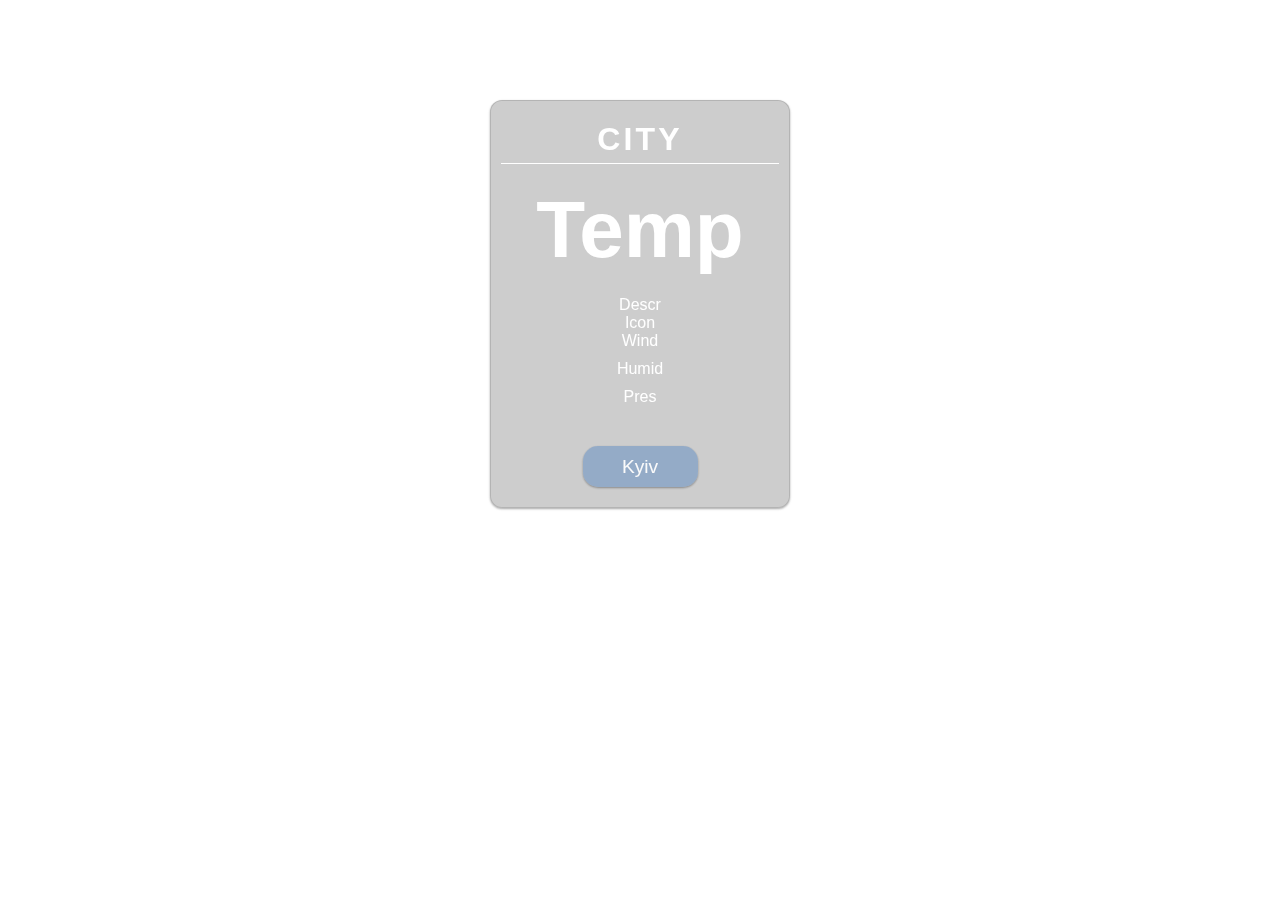
<file: weather-app/unit_14.html>
<!DOCTYPE html>
<html lang="en">

<head>
    <meta charset="UTF-8">
    <meta name="viewport" content="width=device-width, initial-scale=1.0">
    <meta http-equiv="X-UA-Compatible" content="ie=edge">
    <link rel="stylesheet" href="unit_14.css">
    <title>Weather App</title>
</head>

<body>
    <div class="container">
            <div class="out"> 
                <h2 class="city-name">City</h2> 
                <p class="temperature">Temp</p>
                <p class="description">Descr</p>
                <span class="icon">Icon</span> 
                <p class="wind">Wind</p>
                <p class="humidity">Humid</p>
                <p class="pressure">Pres</p>
            </div>  
    </div>

    <script src="unit_14.js"></script>
</body>

</html>
</file>
<file: artox/css/style.css>
/* shorts */

.l-green {
    color: #99D253;
}



.bold {
    font-weight: bold;
}

.spec {
    display: none!important;
}

.d-hide {
        display: none;
    }

/* desktop styles */
.mob_fixed {
    display: none;
    opacity: 0;
}


* {
    margin: 0;
    padding: 0;
    box-sizing: border-box;
}

body {
    font-family: 'Open Sans', sans-serif;
}

.rekvu {
    padding: 20px;
    text-align: center;
}

.header {
    background-color: #30402A;
    font-size: 20px;
    line-height: 26px;
    color: #fff;
    display: flex;
    justify-content: space-between;
}

.header-content {
    max-width: 1215px;
    width: 100%;
    margin: 0 auto;
    display: flex;
    justify-content: space-between;
    padding: 20px 0;
    align-items: flex-start;
}

.header-consist {
    display: flex;
    max-width: 820px;
    width: 100%;
    justify-content: space-between;
    
}

.consist-img {
    margin-right: 20px;
}

.consist-item {
    display: flex;
    align-items: flex-start;
}



.sec1 {
    background-image: url('../img/sec1bg.jpg');
    background-size: cover;
}

.sec1-content {
    max-width: 1215px;
    width: 100%;
    margin: 0 auto;
    display: flex;
    justify-content: space-between;
    align-items: flex-start;
    padding-bottom: 100px;
    padding-top: 35px;
}

.sec1-features {
    display: flex;
    flex-direction: column;
}

.sec1-title {
    color: #fff;
    font-size: 50px;
    max-width: 530px;
    line-height: 51px;
    font-weight: 700;
    margin: 20px 0;
}

.sec1-subtitle {
    color: #fff;
    font-weight: 400;
    font-size: 24px;
    line-height: 28.5px;
    max-width: 325px;
    margin-bottom: 20px;
}

.sec1-listitem {
    max-width: 340px;
    width: 100%;
    background: #FFFFFF;
    opacity: 0.88;
    border-radius: 16px;
    backdrop-filter: blur(24px);
    color: #000;
    font-size: 20px;
    line-height: 26px;
    font-weight: 400;
    padding: 8px 28px;
    margin-bottom: 15px;
    position: relative;
    margin-left: 15px;
} 

.sec1-mobprod {
    display: none;
}

.lst2 {
    max-width: 265px;
}

.lst3 {
    max-width: 265px;
}

.lst4 {
    max-width: 205px;
}

.sec1-listitem:before {
    content: url('../img/icon-check.svg');
    position: absolute;
    top: 18px;
    left: -20px;
}

.sec1-listitem:after {
    content: "";
    width: 200px;
    position: absolute;
    border-bottom: 2px dotted #95c653;
    right: -200px;
    top: 50%;
    transform: translateY(-50%);
    -webkit-transform: translateY(-50%);
    -moz-transform: translateY(-50%);
    -ms-transform: translateY(-50%);
    -o-transform: translateY(-50%);
}

.sec1-form {
    max-width: 385px;
    width: 100%;
    padding: 30px;
    background-color: #fff;
    margin-top: 30px;
    background: #FFFFFF;
    border: 4px solid #FFFFFF;
    box-sizing: border-box;
    box-shadow: 0px 4px 4px rgba(48, 53, 25, 0.05);
    border-radius: 8px;
    position: relative;
}

.form-text {
    text-align: center;
    font-weight: 400;
    font-size: 14px;
    color: #424557;
    max-width: 225px;
    margin: auto;
}

.form-price {
    display: flex;
    justify-content: space-between;
    color: #7C8187;
    margin-top: 30px;
    margin-bottom: 25px;
    max-width: 300px;
    margin-left: auto;
    margin-right: auto;
}

.price-text {
    font-size: 14px;
    line-height: 18px;
    text-align:  center;
}

.old-price-count {
    font-size: 24px;
    line-height: 33px;
    text-align: center;
    text-decoration-line: line-through;
    text-transform: uppercase;
}

.new-price-count {
    font-weight: 700;
    font-size: 24px;
    line-height: 33px;
    text-align: center;
    text-transform: uppercase;
    color: #FF480F;
}

.form {
    max-width: 300px;
    margin-left: auto;
    margin-right: auto;
    position: relative;
    z-index: 9;
}

.label {
    width: 100%;
    display: block;
    font-size: 14px;
    line-height: 20px;
    color: #7C8187;
    margin-bottom: 10px;
    display: block;
}

input.input {
    width: 100%;
    display: block;
    border-top: none;
    border-left: none;
    border-right: none;
    color: #424557;
    padding: 12px 0;
    border-bottom: 1px solid #A7A7A7;
    margin-bottom: 25px;
}

input.input::placeholder { color: #424557; }

.form-btn {
    font-size: 20px;
    line-height: 27px;
    font-weight: 700;
    text-align: center;
    text-transform: uppercase;
    color: #FFFFFF;
    background: #FF490F;
    border-radius: 43.3002px;
    padding: 30px 40px;
    margin-top: 15px;
    border: none;
    margin-bottom: 30px;
    cursor: pointer;
    letter-spacing: 1px;
}

.form-secure {
    display: flex;
    justify-content: center;
}

.secure-text {
    max-width: 100px;
    margin-left: 15px;
    color: #424557;
    font-size: 12px;
    line-height: 13px;
}

.sec1-prod {
    max-width: 630px;
    position: absolute;
    z-index: 1;
    top: 0;
    top: 30px;
    left: -460px;
}

.sec2-content {
    max-width: 1265px;
    width: 100%;
    margin: 0 auto;
    padding: 60px 0 100px;
}

.sec2-title {
    font-size: 34px;
    line-height: 50px;
    text-transform: uppercase;
    color: #000000;
    font-weight: 700;
    max-width: 800px;
    margin-left: 25px;
    margin-right: auto;
    margin-bottom: 45px;
}

.slider-wrapper {

    position: relative;
    
}

.slide-item {
    padding: 75px 65px;
    display: flex;
    justify-content: space-between;
    align-items: flex-start;

    background: #ffffffee;
    
    box-shadow: 0px 5px 25px rgba(0, 0, 0, 0.25);

    border-radius: 16px;
}

.slide-img {
    position: relative;
    max-width: 290px;
    display: flex;
    justify-content: center;
}

.slide-img-photo {
    max-width: 240px;
    width: 100%;
    position: relative;
    z-index: 2;
}

.slide-img-effect {
    z-index: 1;
    content: "";
    background: #99D253;
    filter: blur(30px);
    border-radius: 230px;
    transform: rotate(180deg);
    position: absolute;
    top: 0px;
    right: 0;
    height: 303px;
    width: 275px;
    -webkit-transform: rotate(180deg);
    -moz-transform: rotate(180deg);
    -ms-transform: rotate(180deg);
    -o-transform: rotate(180deg);
}
.slide-img-effect2 {
    z-index: -1;
    content: "";
    width: 600px;
    height: 600px;
    /* background: #92AB4E; */
    /* filter: blur(150px); */
    background-image: url(../img/slider-shadow.png?v1);
    background-size: cover;
    right: -140px;
    position: absolute;
    top: -185px;
}

.slide-text {
    max-width: 755px;
    width: 100%;
    display: flex;
    flex-direction: column;
    color: #000000;
}

.slide-stars {
    width: 100%;
    max-width: 190px;
}

.slide-name {
    font-weight: 400;
    max-width: 745px;
    font-size: 30px;
    line-height: 50px;
    margin-bottom: 10px;
}

.special-name {
    font-size: 25px;
    line-height: 1.5;
}

.slide-title {
    font-weight: 700;
    font-size: 30px;
    line-height: 50px;
    margin-bottom: 5px;
}

.slide-txt-regular {
    font-weight: 400;
    font-size: 18px;
    line-height: 27px;
}

.slide-bonus-items {
    display: flex;
    justify-content: space-between;
    max-width: 800px;
}

.bonus-item {
    margin-top: 40px;
    display: flex;
    justify-content: center;
    align-items: center;
    background: #FFFFFF;
    opacity: 0.88;
    box-shadow: 0px 5px 25px rgba(0, 0, 0, 0.25);
    border-radius: 16px;
    max-width: 385px;
    width: 100%;
    padding: 30px;
    cursor: pointer;
}

.bonus-ava {
    width: 95px;
    margin-right: 40px;
}

.bonus-stars {
    width: 190px
}

.nav-wrapper {
    position: relative;
    height: auto;
}

.slide-nav {
    display: flex;
    position: absolute;
    right: 20px;
    bottom: 12%;
    justify-content: space-around;
    max-width: 390px;
    width: 100%;
}

.slide-nav:after {
    content: url('../img/arrow-circlepng.png');
    
    position: absolute;
    top: -35px;
    left: 195px;
    z-index: -1;
    animation-duration: 2s;
    animation-name: slidein;
    animation-iteration-count: infinite;
    animation-timing-function: ease-in-out;
    animation-direction: alternate-reverse;
}

.slide-nav {
    cursor: pointer;
}

@keyframes slidein {
    from {
        left: 195px;
    }
  
    to {
        left: 318px;
    }
}

.slide-list {
    margin: 25px;
}

.sec3 {
    background: linear-gradient(180deg, #889A52 0%, #384325 100%);
    color: #fff;
    position: relative;
}

.sec3-content {
    max-width: 1215px;
    width: 100%;
    margin: auto;
    padding: 50px 0 85px;
    overflow: hidden;
    position: relative;
    z-index: 2;
}

.sec3-title {
    font-size: 34px;
    line-height: 50px;
    font-weight: 700;
    margin-bottom: 20px;
}

.ingridients-list {
    display: flex;
    flex-wrap: wrap;
}

.ingridients-card {
    background-size: cover;
    max-width: 590px;
    width: 100%;
    background-image: url('../img/card-bg.png');
    box-shadow: 0px 4px 3px rgba(0, 0, 0, 0.04);
    position: relative;
    padding: 50px 0 0 70px;
    min-height: 395px;
}

.card-text {
    position: relative;
}


.card-img1 {
    position: absolute;
    right: -20px;
    top: -5px;
    width: 355px;
    z-index: 3;
}

.card-img2 {
    position: absolute;
    right: -55px;
    top: 20px;
    width: 420px;
    z-index: 3;
}

.card-img3 {
    position: absolute;
    right: -125px;
    top: -45px;
    width: 455px;
    z-index: 3;
}

.card-img4 {
    position: absolute;
    right: 0px;
    top: 45px;
    width: 295px;
    z-index: 3;
}




.card1 {
    margin: 0 15px 15px 0;
    border-radius: 16px 16px 0px 16px;
    -webkit-border-radius: 16px 16px 0px 16px;
    -moz-border-radius: 16px 16px 0px 16px;
    -ms-border-radius: 16px 16px 0px 16px;
    -o-border-radius: 16px 16px 0px 16px;
}

.card2 {
    margin: 0 0 15px 15px;
    border-radius: 16px 16px 16px 0px;
    -webkit-border-radius: 16px 16px 16px 0px;
    -moz-border-radius: 16px 16px 16px 0px;
    -ms-border-radius: 16px 16px 16px 0px;
    -o-border-radius: 16px 16px 16px 0px;
}

.card3 {
    margin: 15px 15px 0 0;
    border-radius: 16px 0px 16px 16px;
    -webkit-border-radius: 16px 0px 16px 16px;
    -moz-border-radius: 16px 0px 16px 16px;
    -ms-border-radius: 16px 0px 16px 16px;
    -o-border-radius: 16px 0px 16px 16px;
}

.card4 {
    margin: 15px 0 0 15px;
    border-radius: 0px 16px 16px 16px;
    -webkit-border-radius: 0px 16px 16px 16px;
    -moz-border-radius: 0px 16px 16px 16px;
    -ms-border-radius: 0px 16px 16px 16px;
    -o-border-radius: 0px 16px 16px 16px;
}


.infotext {
    margin-bottom: 40px;
    font-size: 22px;
    line-height: 31px;
    font-weight: 400;
    max-width: 1110px;
    margin-left: 0;
    background: #606F3C;
    border-radius: 16px;
    padding: 16px 25px; 
}

.card-title {
    font-weight: bold;
    font-size: 30px;
    line-height: 37px;
    color: #000000;
    max-width: 240px;
}



.card-regulartext {
    margin-top: 25px;
    color: #000000;
    font-size: 18px;
    line-height: 27px;
}

.card-width1 {
    max-width: 180px;
}

.card-width2 {
    max-width: 210px;
}

.card-width3 {
    max-width: 260px;
}

.card-width4 {
    max-width: 230px;
}


.sec3-order-title {
    font-weight: 700;
    margin-top: 100px;
    font-size: 34px;
    line-height: 41px;
    text-align: center;
    text-transform: uppercase;
}

.sc-btn {
    background: #FF490F;
border-radius: 43.3002px;
max-width: 320px;
display: block;
text-align: center;
font-size: 20px;
line-height: 24px;
color: #fff;
text-decoration: none;
margin: 35px auto 0;
padding: 30px;
text-transform: uppercase;
filter: drop-shadow(0px 7px 3px rgba(0, 0, 0, 0.12));
letter-spacing: 1px;
}

.sec4-content {
    max-width: 1265px;
    width: 100%;
    margin: 0 auto;
    padding: 75px 0 100px;
}

.sec4-title {
    font-size: 34px;
    line-height: 50px;
    text-transform: uppercase;
    color: #000000;
    font-weight: 700;
    max-width: 900px;
    margin-left: 25px;
    margin-right: auto;
    margin-bottom: 30px;
}

.slider-wrapper {

    position: relative;
    
}



.slide-img4 {
    position: relative;
    max-width: 240px;
    display: flex;
    justify-content: center;
}

.slide-img-photo {
    max-width: 240px;
    width: 100%;
    position: relative;
    z-index: 2;
}


.slide-img-effect3 {
    z-index: -1;
    content: "";
    width: 700px;
    height: 655px;
    /* background: #92AB4E;
    filter: blur(150px); */
    background-image: url(../img/slider-shadow.png?v1);
    background-size: cover;
    left: -270px;
    position: absolute;
    bottom: 25px;
}

.slide-text {
    max-width: 755px;
    width: 100%;
    display: flex;
    flex-direction: column;
    color: #000000;
} 

.bonus-doc {
    font-size: 24px;
    line-height: 34px;
    font-weight: 700;
    color: #000000;
    max-width: 160px;
}

.slide-list2 {
    margin: 25px;
}

.sec5 {
    background-image: url('../img/sec5bg.jpg');
    background-size: cover;
}

.sec5-content {
    max-width: 1215px;
    width: 100%;
    margin: 0 auto;
    padding: 80px 0 85px;
}

.sec5-title {
    font-size: 34px;
    line-height: 50px;
    text-transform: uppercase;
    color: #fff;
    font-weight: 700;
    max-width: 900px;
    margin-bottom: 20px;
}

.sec5-regulartext {
    font-size: 18px;
    line-height: 27px;
    color: #fff;
}

.sec5-subtitle {
    max-width: 835px;
    margin-bottom: 50px;
}

.sec5-pies {
    display: flex;
    justify-content: space-between;
}

.pie1,
.pie2,
.pie3,
.pie4 {
    display: flex;
    flex-direction: column;
    align-items: center;
    justify-content: flex-start;
}

.pietext {
    font-weight: 400;
    font-size: 20px;
    line-height: 25px;
    color: #fff;
    margin-top: 20px;
}

.pietext1 {
    max-width: 245px;
}

.pietext2 {
    max-width: 230px;
}

.pietext3 {
    max-width: 150px;
}

.pietext4 {
    max-width: 195px;
}

.sec5-statinfo {
    margin-top: 50px;
    display: flex;
    align-items: center;
}

.statpie {
    margin-right: 15px;
}

.stattext-wrap {
    max-width: 905px;
}

.sec6 {
    position: relative;
    z-index: 2;
}

.sec6-content {
    background: #E7F5C8;
    box-shadow: 0px 4px 7px rgba(0, 0, 0, 0.25);
    border-radius: 16px;
    position: relative;
    top: -20px;
    min-height: 360px;
    max-width: 1215px;
    margin: auto;
    width: 100%;
}

.sec6-prod {
    position: absolute;
    left: -25px;
    top: -65px;
}

.sec6-offer {
    display: flex;
    max-width: 730px;
    margin-right: 20px;
    margin-left: auto;
    align-items: center;
    padding-top: 100px;
    position: relative;
}

.sec6-text {
    font-size: 43px;
    line-height: 51px;
    color: #000000;
    font-weight: 700;
    max-width: 400px;
}

.sec6-text span {
    color: #FF480F;
}

.sc-btn6 {
    background-color: #FF480F;
    color: #fff;
    text-align: center;
    font-size: 20px;
    line-height: 24px;
    text-align: center;
    text-transform: uppercase;
    text-decoration: none;
    padding: 30px 60px;
    border-radius: 43.3002px;
    font-weight: 400;
}

.sec6-offer-arrow {
    position: absolute;
    bottom: -50px;
    left: 25%;
}

.sec7 {
    background: linear-gradient(180deg, #889A52 0%, #384325 100%);
    color: #fff;
    position: relative;
    top: -40px;
    z-index: 1;
}

.sec7-content {
    max-width: 1215px;
    width: 100%;
    margin: auto;
    padding: 50px 0 0px;
    overflow: hidden;
    position: relative;
    z-index: 2;
}

.sec7-title {
    font-size: 34px;
    line-height: 50px;
    font-weight: 700;
    max-width: 980px;
    margin-top: 50px;
    margin-bottom: 50px;
}

.health {
    position: relative;
    top: -80px;
}

.week1 {
    display: flex;
    justify-content: space-between;
    max-width: 1110px;
    position: relative;
}


.week1-text {
    position: relative;
}

.week1-title {
    font-size: 30px;
    line-height: 50px;
    font-weight: 700;
    margin-top: 60px;
    color: #99D253;
}

.week1-regulartext {
    max-width: 475px;
    margin-top: 10px;
    font-weight: 400;
    font-size: 18px;
    line-height: 27px;
    position: relative;
}

.week1-regulartext:after {
    content: url('../img/dotted.png');
    position: absolute;
    left: 105%;
    top: 30px;
    width: 315px;
    z-index: 3;
}

.week2 {
    display: flex;
    justify-content: space-between;
    max-width: 1110px;
    margin-right: 0;
    margin-left: auto;
    position: relative;
    align-items: center;
}

.week2-title {
    font-size: 30px;
    line-height: 50px;
    font-weight: 700;
    color: #99D253;
} 

.week2-regulartext {
    max-width: 480px;
    font-weight: 400;
    font-size: 18px;
    line-height: 27px;
    position: relative;
}

.week2-regulartext:after {
    content: url(../img/dotted.png);
    position: absolute;
    right: 105%;
    top: 30px;
    z-index: 3;
}

.sec8-content {
    max-width: 1215px;
    width: 100%;
    margin: 0 auto;
    padding: 0 0 70px;
}

.sec8-title {
    font-size: 34px;
    line-height: 50px;
    text-transform: uppercase;
    color: #000000;
    font-weight: 700;
    max-width: 591px;
    margin-left: 25px;
    margin-right: auto;
    margin-bottom: 70px;
}

.use-wrap {
    display: flex;
    justify-content: space-between;
    align-items: flex-start;
}

.use {
    display: flex;
    flex-direction: column;
    align-items: center;
}

.use img {
    margin-bottom: 20px;
}

.use-text {
    max-width: 265px;
    font-size: 18px;
    line-height: 27px;
}

.uset1 {
    max-width: 234px;
}



.uset2 {
    max-width: 259px;
}

.sec8 {
    padding-top: 10px;
}

@media screen and (max-width: 1400px) {
    body {
        overflow-x: hidden;
    }

    

    .pieimg {
        max-width: 282px;
        width: 100%;
    }

    .sec6-prod {
        left: 0;
    }
    .slick-arrow {
        display: none!important;
    }
}

@media screen and (max-width: 1260px) {

    .header-content,
    .sec1-content,
    .sec2-content,
    .sec3-content,
    .sec4-content,
    .sec5-content,
    .sec6-content,
    .sec7-content,
    .sec8-content {
        max-width: 1125px;
        padding-left: 15px;
        padding-right: 15px;
    }

    .sec1-prod {
        top: 125px;
        max-width: 518px;
        left: -380px;
    }

    .sec1-listitem:after {
        width: 150px;
        right: -150px;
    }

    .slide-img {
        width: 100%;
    }
    .slide-img-effect {
        right: 40px;
        height: 303px;
        width: 230px;
    }

    .ingridients-list {
        justify-content: center;
    }

    .ingridients-card {
        max-width: 510px;
        padding: 30px 0 0 40px;
        min-height: 350px;
    }

    .card-img1 {
        top: 0px;
        width: 290px;
    }

    .card-img2 {
        right: -20px;
        top: 15px;
        width: 340px;
    }

    .card-img3 {
        right: -80px;
        top: -35px;
        width: 360px;
    }
    .card-img4 {
       width: 260px;
    }
    .sec6-offer {
        max-width: 600px;
    }
    .sc-btn6 {
        padding: 18px;
        font-size: 18px;
    }
    .sec6-text {
        font-size: 40px;
        line-height: 44px;
    }
    .pieimg {
        max-width: 250px;
    }
    .slide-text {
        margin-left: 25px;
    }
    .sec1-mobprod {
        display: none;
    }
    .slide-bonus-items {
        justify-content: space-between;
        max-width: 645px; 
    }
    .bonus-item {
        max-width: 310px;
        width: 100%;
        padding: 15px;
    }
    .bonus-stars {
        width: 145px;
    }
    
}

@media screen and (max-width: 1140px) {
    .header-content,
    .sec1-content,
    .sec2-content,
    .sec3-content,
    .sec4-content,
    .sec5-content,
    .sec6-content,
    .sec7-content,
    .sec8-content {
        max-width: 1000px;
    }

    .header {
        font-size: 18px;
        line-height: 22px;
    }
    .sec1-form {
        max-width: 350px;
        width: 100%;
    }
    .sec1-title {
        font-size: 44px;
        max-width: 480px;
        line-height: 47px;
    }

    .sec1-listitem {
        font-size: 18px;
        line-height: 24px;
    }

    .sec1-listitem {
        max-width: 310px;
    }

    .sec1-listitem:after {
        display: none;
    }
    .sec1-prod {
        top: 160px;
        max-width: 425px;
        left: -312px;
    }
    .sec1-subtitle {
        font-size: 20px;
        line-height: 25px;
        max-width: 335px;
    }
    .slide-item {
        padding: 35px 25px;
    }

    .ingridients-card {
        max-width: 450px;
    }

    .card-title {
        font-size: 27px;
        line-height: 34px;
    }

    .card-img1 {
        top: 18px;
        width: 255px;
        right: -10px;
    }

    .card-img2 {
        width: 290px;
    }

    .card-img3 {
        right: -40px;
        top: -30px;
        width: 288px;
    }
    .card-img4 {
        width: 190px;
        top: 65px;
    }
    .card-width3 {
        max-width: 195px;
    }
    .pieimg {
        max-width: 190px;
    }
    .pietext {
        font-size: 18px;
        line-height: 22px;
    }
    .pietext1 {
        max-width: 220px;
    }
    .razd {
        display: none;
    }
    .sec6-text {
        font-size: 36px;
        line-height: 38px;
    }
    .sec6-offer {
        margin-right: 0;
        margin-left: auto;
    }
    
    .sec6-offer-arrow {
        width: 230px
    }
    .bon2 {
        display: none;
    }
    .form-btn {
        padding: 30px 34px;
    }
}

@media screen and (max-width: 991px) {
    .form-btn,
    .mob-btn {
        padding: 24px 34px;
    }
    .rekvu {
        padding: 20px 0 85px;
    }

    .mob_fixed {
        display: block;
        position: fixed;
        bottom: 0;
        left: 0;
        width: 100%;
        display: flex;
        justify-content: space-between;
        background: #fff;
        padding: 9px 0;
        opacity: 1;
        z-index: 10;
    }
    .mob_fixed .item {
        flex: 0 0 25%;
        text-align: center;
    }

    .mob_fixed .item:nth-child(1) p {
        color: #f8d2b7;
    }

    .mob_fixed .item:nth-child(2) p {
        color: #b4b4b4;
    }

    .mob_fixed .item:nth-child(3) p {
        color: #b4b4b4;
    }

    .mob_fixed .item:nth-child(4) p {
        color: #ea4e1b;
    }

    .mob_fixed .item p {
        font-weight: 500;
        font-size: 10px;
        line-height: 20px;
        margin: 0 0 0 0;
        text-transform: uppercase;
    }
    
    .sec1-content {
        flex-direction: column;
        justify-content: center;
    }
    .sec1-features {
        align-items: center;
    }
    .sec1-form,
    .sec1-features {
        margin-left: auto;
        margin-right: auto;
    }
    .consist-item:nth-child(3) {
        display: none;
    }
    .consist-item {
        margin-left: 20px;
    }
    .header-consist {
        justify-content: flex-end;
    }

    .sec1-subtitle {
        margin-bottom: 0;
    }

    .sec1-subtitle,
    .sec2-content,
    .sec3-content,
    .sec4-content,
    .sec5-content,
    .sec6-content,
    .sec7-content,
    .sec8-content {
        max-width: 480px;
    }
    .sec1-prod {
        display: none;
    }
    .sec1-mobprod {
        display: block;
        margin: 0 auto;
        width: 100%;
        max-width: 420px;
    }
    .slide-img-photo {
        width: 100px;
        height: 116px;
    }
    .slide-img-effect {
        right: 90px;
        height: 100px;
        width: 120px;
    }
    .bonus-item {
        display: none;
    }
    .slide-item {
        flex-direction: column;
    }
    .slide-text {
        margin-left: 0;
    }
    .m-hide {
        display: none!important;
    }
    .slide-name {
        font-size: 20px;
        line-height: 26px;
    }
    
    .slide-title {
        
    margin-top: 15px;
    font-size: 20px;
    line-height: 28px;

    }
    .mob-info {
        flex-direction: column;
        display: flex;
    }
    .slide-img-effect {
        right: unset;
        left: -15px;
    }
    .slide-txt-regular {
        font-size: 16px;
        line-height: 25px;
    }
    .slide-title {
        font-size: 20px;
        line-height: 28px;
    }
    .mob-info {
        margin-left: 20px;
    }
    .slide-img {
        max-width: unset;
    }
    .slide-nav {
        bottom: -50px;
        right: 65px;
    }

    .card1,
    .card2,
    .card3,
    .card4 {
        margin: 12px auto;
    }

    .sec3-content {
        padding: 50px 0;
    }
    .sec3-order-title {
        margin-top: 35px;
    }

    .d-hide {
        display: block;
    }
    .sec2-title,
    .sec4-title {
        margin-left: 0;
    }

    .slide-img4 {
        max-width: unset;
    }

    .slide-img4 img {
        width: 112px;
        height: 112px;
        max-width: unset;
        margin-right: 20px;
    }

    .slide-img4 .slide-title {
        margin-top: 0;
        max-width: 140px;
    }
    .slide-img4 {
        margin-bottom: 15px;
    }

    .sec5-pies {
        flex-wrap: wrap;
    }

    .pie1, .pie2, .pie3, .pie4 {
        margin-bottom: 20px;
        width: 100%;
        
    }
    
    .pietext1,
    .pietext2,
    .pietext3,
    .pietext4 {
        max-width: 390px;
        text-align: center;
    }

    .sec6-offer {
        flex-direction: column;
    }

    .sec6-text {
        text-transform: uppercase;
    }

    .sec6-text {
        max-width: unset;
    }

    .sec6-prod {
        left: 50%;
        transform: translateX(-50%);
        top: -60px;
        width: 100%;
        max-width: 385px;
    }
    .sec6-content {
        min-height: 570px;
    }

    .sec6-offer {
        padding-top: 335px;
        max-width: 440px;
        margin-right: auto;
    }

    .sec6-text {
        font-size: 32px;
        line-height: 40px;
    }

    .sc-btn6 {
        margin-top: 40px;
        width: 100%;
        padding: 18px;
        font-size: 24px;
    }

    .sec6-offer-arrow {
        position: absolute;
        bottom: 70px;
        left: unset;
        right: 0px;
        width: 30px;
    }

     
    .week2,
    .week4 {
        flex-direction: column;
        align-items: center;
        margin-bottom: 30px;
    }
    .week1, 
    .week3  {
        flex-direction: column-reverse;
        align-items: center;
        margin-bottom: 30px;
    }

    .week2 img,
    .week4 img,
    .week1 img, 
    .week3 img  {
        width: 220px;
    }

    .week1-title,
    .week2-title,
    .week3-title,
    .week4-title {
        margin-top: 25px;
        text-align: center;
    }
    .sec7-content {
        padding: 20px 0 40px;
    }
    .health {
        top: 0;
    }
    .use-wrap {
        flex-direction: column;
    }
    .use {
        width: 100%;
        margin-bottom: 20px;
    }
    .use img {
        margin-bottom: 20px;
        width: 100%;
        max-width: 320px;
    }
    .uset1,
    .uset2,
    .uset3 {
        max-width: unset;
    }
    .use-text {
        max-width: 340px;
    }
    .sec8-title {
        margin-left: 0;
        margin-bottom: 20px;
    }
    

    #kmacb {
        display: none!important;
    }
    
}

@media screen and (max-width: 768px) {
    .consist-item:nth-child(2) {
        display: none;
    }
}

@media screen and (max-width: 560px) {
    .sec1-content {
        padding-top: 20px;
    }
    .header-content {
        padding: 7px 15px;
    }
    .header-content img {
        width: 19px;
        height: 25px;
    }
    .consist-img,
    .consist-text br {
        display: none;
    }
    .consist-text {
        position: relative;
        padding-right: 20px;
        font-size: 14px;
        line-height: 26px;
    }
    .consist-text:before {
        content: "";
        width: 7px;
        background-color: #99D253;
        position: absolute;
        z-index: 2;
        height: 7px;
        top: 50%;
        left: -16px;
        transform: translateY(-50%);
        border-radius: 50%;
    }

    .sec1-title {
        font-size: 24px;
        line-height: 26px;
        max-width: 268px;
        padding-top: 20px;
        margin: 0px auto 20px;
    }

    .sec1-mob-title {
        font-size: 48px;
        line-height: 26px;
        margin-bottom: 10px;
        display: block;
    }

    .sec1-subtitle {
        max-width: 268px;
        font-size: 14px;
        line-height: 17px;
        margin-left: auto;
        margin-right: auto;
    }

    .spec {
        display: block;
    }

    .sec1-mobprod {
        max-width: 200px;
    }

    .mob-btn {
        padding: 19px 34px;
        margin-top: 10px;
        width: 100%;
        max-width: 305px;
        margin-left: auto;
        margin-right: auto;
        margin-bottom: 0;
    }
    .sec1-listitem,
    .sec2-listitem,
    .sec3-listitem,
    .sec4-listitem {
        background-color: #E0DCA9;;
        max-width: 228px;
        font-size: 16px;
        line-height: 20px;
    }
    .sec1-listitem:before {
        top: 25%;
    }
    .sec1-listitem1:nth-child(1):before {
        top: 30%;
    }
    .sec1-listitem {
        padding: 10px 21px;
    }
    .sec1 {
        background-image: unset;
    }
    .m-hide2 {
        display: none!important;
    }

    .sec1-content {
        background-image: url('../img/mob-bgs.png');
        background-size: cover;
        padding-bottom: 35px;
    }
    .sec1-2-content {
        background-color: #E0DCA9;
        padding: 30px 0;
    }

    .sec1-listitem {
        padding: 0 0 0 21px;
    }
    .sec1-listitem {
        margin: 0 auto;
    }

    .sec1-listitem:not(:first-child) {
        margin-top: 25px;
    }

    .sec1-listitem:before {
        width: 24px;
        height: 24px;
    }
    .sec1-form {
        padding: 15px 15px 30px 15px;
        max-width: unset;
        width: 100%;
    }
    .form-text {
        font-size: 22px;
        line-height: 23px;
        max-width: 305px;
    }
    .formtext-red {
        margin-top: 35px;
        text-align: center;
        color: #D40000;
        font-size: 16px;
    }
    .form-btn {
        width: 100%;
    }
    .form {
        max-width: 320px;
    }

    input.input {
        color: grey;
        border: 1px solid #E7E7E7;
        padding-left: 8px;
    }
    input.input::placeholder { color: gray; }

    .label {
        color: #000;
        padding-left: 8px;
    }

    .form-secure {
        display: flex;
        justify-content: center;
        align-items: center;
    }
    .secure-text {
        max-width: unset;
    }
    .secure-icon {
        width: 13px;
        height: 16px;
    }
    form.form-btn {
        margin-bottom: 20px;
    }
    .sec2-content {
        padding: 25px 0 110px;
    }
    .sec2-title {
        font-size: 20px;
        line-height: 27px;
        max-width: 280px;
        margin-left: auto;
        margin-right: auto;
        margin-bottom: -15px;
    }
    .slide-item,
    .slide-item-main {
        max-width: 310px;
        margin-left: auto;
        margin-right: auto;
    }
    .slide-img-photo {
        max-width: 84px;
    }
    .slide-img {
        align-items: center;
    }
    .slide-name {
        font-size: 16px;
        line-height: 20px;
    }
    .slide-title {
        font-size: 16px;
    line-height: 22px;
    margin-bottom: 13px;
    }
    .slide-txt-regular {
        font-size: 14px;
        line-height: 24px;
    }
    .slide-img-effect {
        height: 100px;
        width: 100px;
    }
    .slide-list {
        margin: 25px 10px;
    }
    .infotext {
        display: none;
    }
    .sec3-title {
        font-size: 20px;
        line-height: 27px;
        max-width: 256px;
        margin-left: 0;
        margin-right: auto;
    }
    .sec3-content {
        max-width: 300px;
    }
    .ingridients-card {
        padding: 10px 0 0 18px;
        min-height: 150px;
    }
    .card-title {
        font-size: 16px;
        line-height: 22px;
        max-width: 165px;
    }
    .card-regulartext {
        font-size: 14px;
        line-height: 20px;
        margin-top: 5px;
    }
    .card-width1 {
        max-width: 200px;
    }
    .card-img1 {
        top: 0px;
        width: 115px;
        right: -5px;
        height: 145px;
    }
    .card2 .card-regulartext, 
    .card4 .card-regulartext {
        margin-right: 0;
        margin-left: auto;
    }
    .card2 .card-title, 
    .card4 .card-title {
        margin-right: 0;
        margin-left: auto;
    }
    .card-img2 {
        right: unset;
        top: 0px;
        left: -5px;
        width: 135px;
    }
    .card-width2 {
        max-width: 185px;
        padding-right: 20px;
    }

    .card2 .card-title {
        max-width: 185px;
        padding-right: 20px;
    }

    .card-width3 {
        max-width: 200px;
    }
    .card-img3 {
        top: 0px;
        width: 123px;
        height: 163px;
        right: -8px;
    }
    .card2, .card4 {
        background-image: url('../img/card-bg2.png');
    }
    .card-img4 {
        right: unset;
        top: 13px;
        left: 0px;
        width: 110px;
    }
    .card-width4 {
        max-width: 185px;
        padding-right: 20px;
    }

    .card4 .card-title {
        padding-right: 20px;
        max-width: 185px;
    }
    .sec3-order-title {
        font-size: 20px;
        line-height: 27px;
        margin-top: 12px;
    }
    .sc-btn {
        margin-top: 22px;
    }

    .sec3-content {
        padding: 50px 0 40px;
    }

    .sec4-content {
        padding: 15px 0 110px;
    }
    
    .sec4-title {
        margin-left: auto;
        font-size: 20px;
        line-height: 27px;
        max-width: 275px;
        margin-bottom: -10px;
    }
    .slide-img4 {
        align-items: center;
    }
    .slide-list2 {
        margin: 25px 10px;
    }
    .slide-img-effect2 {
        top: 160px
    }
    .sec5-content {
        max-width: 320px;
        padding: 40px 18px 55px;
    }
    .sec5-title {
        font-size: 20px;
        line-height: 27px;
        max-width: 270px;
    }
    .sec5-subtitle {
        max-width: 270px;
        font-size: 14px;
        line-height: 24px;
    }
    .pieimg {
        max-width: 182px;
    }
    .pietext {
        font-size: 14px;
        line-height: 24px;
    }
    .pietext1 {
        max-width: 175px;
    }
    .pietext2 {
        max-width: 179px;
    }
    .pietext3 {
        max-width: 210px;
    }
    .pietext4 {
        max-width: 210px;
    }
    .sec5-regulartext {
        font-size: 14px;
        line-height: 24px;
    }
    .sec5-statinfo {
        margin-top: 30px;
    }
    .sec6-content {
        max-width: 300px;
    }
    .sec6-offer {
        padding-top: 185px;
    }
    .sec6-prod {
        width: 100%;
        max-width: 210px;
        top: -30px;
    }
    .sec6-text {
        font-size: 20px;
        line-height: 27px;
    }
    .sec6-offer-arrow {
        position: absolute;
        bottom: 75px;
        left: unset;
        right: -5px;
        width: 20px;
    }
    .sc-btn6 {
        font-size: 20px;
        line-height: 27px;
        font-weight: bold;
        margin-top: 30px;
    }
    .sec6-content {
        min-height: 375px;
    }
    .sec7-content {
        max-width: 300px;
        padding: 20px 0 10px;
    }

    .sec7-title {
        font-size: 20px;
        line-height: 27px;
        max-width: 286px;
        margin-left: auto;
        margin-right: auto;
        margin-top: 32px;
        margin-bottom: 25px;
    }

    .week1-img,
    .week2-img,
    .week3-img,
    .week4-img {
        max-width: 168px;
    }
    
    .week1-title, .week2-title, .week3-title, .week4-title {
        margin-top: 5px;
    }

    .week1-regulartext,
    .week2-regulartext,
    .week3-regulartext,
    .week4-regulartext {
        font-size: 14px;
        line-height: 24px;
    }

    .week1-regulartext {
        max-width: 275px;
    }

    .week2-regulartext {
        max-width: 277px;
    }

    .week3-regulartext {
        max-width: 280px;
    }

    .week4-regulartext {
        max-width: 272px;
    }
    .sec8-content {
        max-width: 300px;
    }
    .sec8-title {
        font-size: 20px;
        line-height: 27px;
    }
    .use img {
        max-width: 280px;
    }
    .use-text {
        font-size: 14px;
        line-height: 24px;
    }
    .sec8-content {
        padding: 0 0 25px;
    }
    .spec {
        display: block!important;
    }
    .mobfix {
        line-height: 6px;
    }
    .sec5-statinfo {
        align-items: flex-start;
    }
    .sec8-title {
        max-width: 290px;
    }
    .uset3 {
        max-width: 270px;
    }
    
}

@media screen and (max-width: 480px) {
    .slide-img-effect3 {
        left: -20px;
    }

    .slide-nav img {
        width: 100px
        
    }

    .uset1, .uset2, .uset3 {
        max-width: 272px;
        margin-left: auto;
        margin-right: auto;
    }
    .use-text {
        font-size: 14px;
        line-height: 24px;
        margin-left: auto;
        margin-right: auto;
    }
    
    .slide-nav {
        bottom: -50px;
        right: 50%;
        transform: translateX(40%);
    }
    .slide-nav:after {
        content: url('../img/slidernav2.png');
        top: -20px;
    }
    @keyframes slidein {
        from {
            left: 60%;
        }
      
        to {
            left: 85%;
        }
    }
}

@media screen and (max-width: 360px) {
    .slide-nav {
        bottom: -50px;
        right: 50%;
        transform: translateX(43%);
    }
    @keyframes slidein {
        from {
            left: 55%;
        }
      
        to {
            left: 84%;
        }
    }
}

@media screen and (max-width: 320px) {
    .sec4-title {
        margin-left: 20px;
        max-width: 240px;
    }
    .special-name {
        font-size: 14px!important;
    }
}
</file>
<file: weather-app/unit_14.css>
* {
    margin: 0;
    padding: 0;
    box-sizing: border-box;
}

body {
    font-family: Arial, Helvetica, sans-serif;
    background-image: url('https://i.pinimg.com/originals/61/3e/53/613e53cc12574047390b3092424c19bb.jpg');
    background-position: center;
    background-repeat: no-repeat;
    background-size: cover;
} 

.out {
    color: #fff;
    backdrop-filter: blur(16px) saturate(180%);
    -webkit-backdrop-filter: blur(16px) saturate(180%);
    background-color: rgba(0, 0, 0, 0.197);
    border-radius: 12px;
    border: 1px solid rgba(0, 0, 0, 0.125);
    max-width: 300px;
    width: 100%;
    margin: 100px auto 0;
    text-align: center;
    padding: 20px 10px;
    box-shadow: rgba(0, 0, 0, 0.12) 0px 1px 3px, rgba(0, 0, 0, 0.24) 0px 1px 2px;
}

.city-name {
    border-bottom: 1px solid #fff;
    padding-bottom: 5px;
    font-size: 2rem;
    text-transform: uppercase;
    letter-spacing: 0.2rem;
}

.temperature {
    font-size: 5rem;
    font-weight: bold;
    margin: 20px 0;
}

.wind, 
.humidity, 
.pressure {
    margin-bottom: 10px;
}
.city-list {
    color: rgb(250, 250, 250);
    -webkit-appearance: none;
    -moz-appearance:    none;
    appearance:         none;
    background: rgba(91, 137, 193, 0.498);
    padding: 10px 25px;
    text-align-last: center;
    border-radius: 15px;
    -webkit-border-radius: 15px;
    -moz-border-radius: 15px;
    -ms-border-radius: 15px;
    -o-border-radius: 15px;
    border: none;
    outline: none;
    font-size: 1.2rem;
    margin-top: 30px;
    box-shadow: rgba(0, 0, 0, 0.12) 0px 1px 3px, rgba(0, 0, 0, 0.24) 0px 1px 2px;
}
</file>
